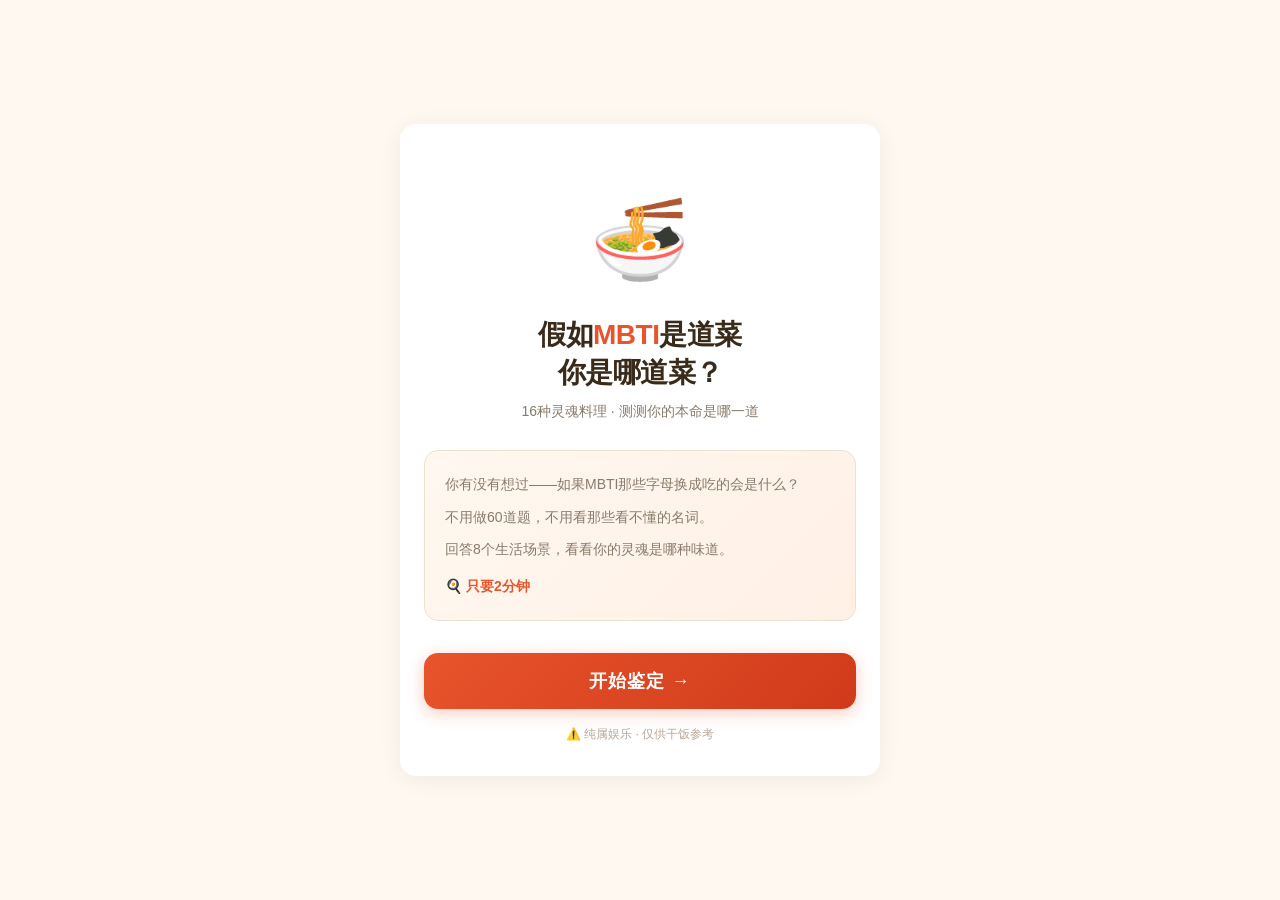
<file: index.html>
﻿<!DOCTYPE html>
<html lang="zh-CN">
<head>
<meta charset="UTF-8">
<meta name="viewport" content="width=device-width, initial-scale=1.0, maximum-scale=1.0, user-scalable=no">
<title>假如MBTI是道菜 · 你是哪道菜？</title>
<style>
  *,*::before,*::after{box-sizing:border-box;margin:0;padding:0}
  :root{--bg:#FFF8F0;--surface:#FFFFFF;--primary:#E8542C;--text:#3A2A1A;--text-light:#8A7A6A;--text-muted:#B8A898;--border:#F0E8DC;--radius:16px;--shadow:0 4px 24px rgba(0,0,0,0.06);--font:-apple-system,"PingFang SC","Microsoft YaHei","Helvetica Neue",sans-serif}
  html,body{height:100%;font-family:var(--font);background:var(--bg);color:var(--text);line-height:1.6;-webkit-font-smoothing:antialiased}
  body{display:flex;align-items:center;justify-content:center;padding:16px}
  .container{width:100%;max-width:480px;min-height:560px;background:var(--surface);border-radius:var(--radius);box-shadow:var(--shadow);padding:32px 24px;position:relative;overflow:hidden}
  .page{display:none}
  .page.active{display:block}
  @keyframes fadeUp{from{opacity:0;transform:translateY(18px)}to{opacity:1;transform:translateY(0)}}
  @keyframes scaleIn{from{opacity:0;transform:scale(0.8)}to{opacity:1;transform:scale(1)}}
  @keyframes bounce{0%,100%{transform:translateY(0)}50%{transform:translateY(-10px)}}
  .landing{text-align:center;padding-top:20px;animation:fadeUp 0.5s ease-out}
  .landing .hero-emoji{font-size:80px;display:block;margin-bottom:12px;animation:bounce 2.5s ease-in-out infinite}
  .landing h1{font-size:28px;font-weight:800;line-height:1.35;margin-bottom:8px;letter-spacing:-0.5px}
  .landing h1 .hl{color:var(--primary)}
  .landing .sub{font-size:14px;color:var(--text-light);margin-bottom:28px}
  .landing .intro-box{font-size:14px;color:var(--text-light);line-height:1.9;background:linear-gradient(135deg,#FFF8F0,#FFF0E6);border-radius:14px;padding:20px;margin-bottom:32px;text-align:left;border:1px solid #F0E0D0}
  .landing .intro-box p+p{margin-top:6px}
  .landing .intro-box p:last-child{margin-top:10px;font-weight:600;color:var(--primary)}
  .landing .btn-start{display:block;width:100%;padding:16px;font-size:18px;font-weight:700;background:linear-gradient(135deg,var(--primary),#D03A1A);color:#fff;border:none;border-radius:14px;cursor:pointer;transition:transform 0.15s;box-shadow:0 4px 16px rgba(232,84,44,0.3);letter-spacing:1px}
  .landing .btn-start:active{transform:scale(0.97)}
  .landing .footer-note{margin-top:16px;font-size:12px;color:var(--text-muted)}
  .quiz{animation:fadeUp 0.35s ease-out}
  .quiz-header{display:flex;align-items:center;gap:12px;margin-bottom:28px}
  .quiz-header .counter{font-size:13px;font-weight:600;color:var(--text-muted);white-space:nowrap;min-width:42px}
  .quiz-header .progress-track{flex:1;height:6px;background:var(--border);border-radius:3px;overflow:hidden}
  .quiz-header .progress-fill{height:100%;background:linear-gradient(90deg,var(--primary),#F5A623);border-radius:3px;transition:width 0.4s ease}
  .quiz-question{font-size:19px;font-weight:700;line-height:1.5;margin-bottom:28px;color:var(--text)}
  .quiz-options{display:flex;flex-direction:column;gap:12px}
  .quiz-options button{width:100%;padding:18px 16px;font-size:15px;text-align:left;line-height:1.5;background:#FFFCF8;border:2px solid var(--border);border-radius:14px;cursor:pointer;transition:all 0.2s}
  .quiz-options button:hover{border-color:var(--primary);background:#FFF4ED;transform:translateY(-1px)}
  .quiz-options button .opt-label{display:inline-flex;align-items:center;justify-content:center;width:26px;height:26px;font-size:13px;font-weight:700;color:var(--primary);background:#FFE8E0;border-radius:50%;margin-right:12px;flex-shrink:0}
  .result{animation:fadeUp 0.5s ease-out}
  .result-hero{text-align:center;padding:24px 0 16px;position:relative;border-radius:20px;margin-bottom:20px;overflow:hidden}
  .result-hero .bg-pattern{position:absolute;inset:0;opacity:0.08;background:repeating-conic-gradient(var(--accent) 0% 25%,transparent 0% 50%) 0 0 / 40px 40px;pointer-events:none}
  .result-hero .emoji-ring{position:relative;display:inline-flex;align-items:center;justify-content:center;width:140px;height:140px;border-radius:50%;background:linear-gradient(135deg,var(--accent-light,#FFF0E6),var(--surface));box-shadow:0 8px 40px rgba(0,0,0,0.08),inset 0 -2px 10px rgba(0,0,0,0.04);margin-bottom:10px;animation:scaleIn 0.6s ease-out}
  .result-hero .emoji-ring .food-emoji{font-size:72px;line-height:1;filter:drop-shadow(0 4px 8px rgba(0,0,0,0.1))}
  .result-hero .food-name{font-size:32px;font-weight:800;letter-spacing:2px;position:relative;display:inline-block}
  .result-hero .food-name::after{content:"";display:block;width:60%;height:3px;background:linear-gradient(90deg,transparent,var(--accent),transparent);margin:6px auto 0;border-radius:2px}
  .result-hero .food-tag{display:inline-block;margin-top:8px;padding:4px 16px;background:var(--accent-bg,#FFF4ED);color:var(--accent,#E8542C);font-size:12px;font-weight:600;border-radius:20px}
  .result-desc{background:#FFFCF8;border-radius:16px;padding:20px;border:1px solid var(--border);margin-bottom:20px}
  .result-desc p{font-size:15px;line-height:1.85;color:var(--text)}
  .result-desc p+p{margin-top:14px}
  .result-share-box{background:linear-gradient(135deg,var(--accent-bg,#FFF8F0),#FFF0E6);border-radius:14px;padding:16px;margin-bottom:20px;border:1px solid var(--border)}
  .result-share-box .share-label{font-size:12px;color:var(--text-muted);margin-bottom:8px}
  .result-share-box .share-text{font-size:14px;line-height:1.7;color:var(--text);padding:14px;background:#fff;border-radius:10px;border:1px dashed var(--accent,#F5A623)}
  .result-actions{display:flex;flex-direction:column;gap:10px}
  .result-actions button{width:100%;padding:15px;font-size:15px;font-weight:600;border:none;border-radius:12px;cursor:pointer;transition:transform 0.12s;letter-spacing:0.5px}
  .result-actions button:active{transform:scale(0.97)}
  .result-actions .btn-copy{background:linear-gradient(135deg,var(--primary),#D03A1A);color:#fff;box-shadow:0 3px 12px rgba(232,84,44,0.25)}
  .result-actions .btn-share{background:var(--accent,#F5A623);color:#fff;box-shadow:0 3px 12px rgba(245,166,35,0.25)}
  .result-actions .btn-retake{background:var(--border);color:var(--text)}
  .toast{position:fixed;top:50%;left:50%;transform:translate(-50%,-50%);background:rgba(0,0,0,0.78);color:#fff;padding:14px 28px;border-radius:10px;font-size:14px;z-index:999;animation:fadeUp 0.3s ease-out;pointer-events:none}
  @media (max-width:420px){.container{padding:24px 16px}.landing h1{font-size:24px}.result-hero .emoji-ring{width:120px;height:120px}.result-hero .emoji-ring .food-emoji{font-size:60px}.result-hero .food-name{font-size:26px}}
</style>
</head>
<body>
<div class="container" id="app">

<div class="page active" id="page-landing">
  <div class="landing">
    <span class="hero-emoji">🍜</span>
    <h1>假如<span class="hl">MBTI</span>是道菜<br>你是哪道菜？</h1>
    <p class="sub">16种灵魂料理 · 测测你的本命是哪一道</p>
    <div class="intro-box">
      <p>你有没有想过——如果MBTI那些字母换成吃的会是什么？</p>
      <p>不用做60道题，不用看那些看不懂的名词。</p>
      <p>回答8个生活场景，看看你的灵魂是哪种味道。</p>
      <p>🍳 只要2分钟</p>
    </div>
    <button class="btn-start" onclick="startQuiz()">开始鉴定 →</button>
    <p class="footer-note">⚠️ 纯属娱乐 · 仅供干饭参考</p>
  </div>
</div>

<div class="page" id="page-quiz">
  <div class="quiz">
    <div class="quiz-header">
      <span class="counter" id="qCounter">1/8</span>
      <div class="progress-track"><div class="progress-fill" id="qProgress" style="width:12.5%"></div></div>
    </div>
    <div class="quiz-question" id="qText"></div>
    <div class="quiz-options" id="qOptions"></div>
  </div>
</div>

<div class="page" id="page-result">
  <div class="result">
    <div class="result-hero" id="resultHero">
      <div class="bg-pattern"></div>
      <div class="emoji-ring"><span class="food-emoji" id="rEmoji"></span></div>
      <div class="food-name" id="rName"></div>
      <div class="food-tag" id="rTag">✨ 灵魂料理鉴定</div>
    </div>
    <div class="result-desc" id="rDesc"></div>
    <div class="result-share-box">
      <div class="share-label">📢 发朋友圈 / B站动态</div>
      <div class="share-text" id="rShare"></div>
    </div>
    <div class="result-actions">
      <button class="btn-copy" onclick="copyResult()">📋 复制结果</button>
      <button class="btn-share" onclick="shareResult()">🔗 让朋友也测测</button>
      <button class="btn-retake" onclick="resetQuiz()">🔄 再来一次</button>
    </div>
  </div>
</div>

</div>

<script>
function _(id){return document.getElementById(id)}

function showPage(id){
  var pages=document.querySelectorAll(".page");
  for(var i=0;i<pages.length;i++){pages[i].classList.remove("active")}
  _(id).classList.add("active")
}

var FOODS={};
var qs=[
  ["朋友跟你吐槽同一件事第三遍了，你会？","继续耐心听，朋友不就是用来听的嘛","Q","“这个问题我跟你说过了吧！听我的，现在就去解决”","H"],
  ["遇到不公平的事，你的第一反应是？","心里不舒服，但先忍忍，看情况再说","Q","不能忍，当场就要说清楚","H"],
  ["出去旅游你更接近哪种状态？","提前做攻略精确到每小时，连餐厅都订好了","M","订个机票酒店就够了，剩下的到了再说","B"],
  ["看到一件心动但不便宜的东西，你会？","先收藏，查测评，等冷静期过了再决定","M","喜欢就买，犹豫就会败北","B"],
  ["连续社交三天后，你的真实状态是？","电量耗尽，需要一个人待一天回血","D","还好啊，明天继续约","Y"],
  ["一个人的周末，你更可能？","享受得要死——这就是我最想要的周末","D","有点无聊，想找人出来玩","Y"],
  ["去一家去了无数次的店，你通常会？","点老几样，稳定的美味才是王道","J","试没吃过的，万一发现新大陆呢","L"],
  ["你的歌单/外卖收藏夹更像？","就那么几首/几家，反复听反复吃","J","一直在更新，新的来了旧的就走","L"]
];

var qIdx=0;
var sc={Q:0,H:0,M:0,B:0,D:0,Y:0,J:0,L:0};

function startQuiz(){
  qIdx=0;
  sc={Q:0,H:0,M:0,B:0,D:0,Y:0,J:0,L:0};
  showPage("page-quiz");
  renderQ()
}

function renderQ(){
  var q=qs[qIdx];
  _("qText").textContent=q[0];
  _("qCounter").textContent=(qIdx+1)+"/8";
  _("qProgress").style.width=((qIdx+1)/8*100)+"%";
  _("qOptions").innerHTML=
    '<button onclick="ans('+qIdx+',0)"><span class="opt-label">A</span>'+q[1]+'</button>'+
    '<button onclick="ans('+qIdx+',1)"><span class="opt-label">B</span>'+q[3]+'</button>'
}

function ans(i,opt){
  sc[qs[i][2+opt*2]]++;
  qIdx++;
  if(qIdx>=8){showResult()}else{renderQ()}
}

function showResult(){
  function pick(a,b){return sc[a]>sc[b]?a:(sc[a]<sc[b]?b:(Math.random()<0.5?a:b))}
  var key=pick("Q","H")+pick("M","B")+pick("D","Y")+pick("J","L");
  var food=FOODS[key];
  _("rEmoji").textContent=food[0];
  _("rName").textContent=food[1];
  var desc=food[2].split("<br>"),dh="";
  for(var i=0;i<desc.length;i++){dh+="<p>"+desc[i]+"</p>"}
  _("rDesc").innerHTML=dh;
  _("rShare").textContent=food[3];
  var hero=document.getElementById("resultHero");
  hero.style.setProperty("--accent",food[4]);
  hero.style.setProperty("--accent-light",food[4]+"1A");
  hero.style.setProperty("--accent-bg",food[4]+"1A");
  showPage("page-result")
}

function copyToClip(t){
  if(navigator.clipboard){navigator.clipboard.writeText(t).then(function(){toast("✅ 已复制！")});return}
  var ta=document.createElement("textarea");ta.value=t;ta.style.position="fixed";ta.style.left="-999px";
  document.body.appendChild(ta);ta.select();
  try{document.execCommand("copy")}catch(e){}
  document.body.removeChild(ta);toast("✅ 已复制！")
}
function copyResult(){
  var name=_("rName").textContent,share=_("rShare").textContent,url=location.href;
  copyToClip("【假如MBTI是道菜·我是"+name+"】\n"+share+"\n\n来测测你是哪道菜 👉 "+url)
}
function shareResult(){
  copyToClip(location.href)
}
function resetQuiz(){startQuiz()}
function toast(m){
  var el=document.createElement("div");el.className="toast";el.textContent=m;
  document.body.appendChild(el);setTimeout(function(){el.remove()},1800)
}

FOODS={
  "QMDJ":["🍢","关东煮","你是深夜便利店那盏永远亮着的灯——温暖、安静、不张扬。<br>你不太喜欢成为人群的焦点，但你总能在别人需要的时候给出恰到好处的陪伴。你的温柔不是软弱，而是一种选择。<br>你对自己认定的事情很有耐心，不急不躁，像关东煮在汤里慢慢入味。你不喜欢频繁的改变，熟悉的东西让你安心。<br>很多人第一眼觉得你平平无奇，但真正了解你的人知道——你才是最让人舒服的那种存在。","我是关东煮人格🍢 温柔慢热说的就是我本人","#D4895A"],
  "QMDL":["🍰","提拉米苏","看起来简简单单，实则层层叠叠——你是那种第一印象和深交后完全不同的人。<br>你喜欢在自己的节奏里探索世界，看起来安安静静，心里其实装满了奇奇怪怪的想法。你不喜欢被人看透，因为你知道自己有很多面。<br>你对新鲜事物充满好奇，但不会为了合群而改变自己。你有自己的一套审美和品味，喜欢的就深入研究，不喜欢的就算全世界都说好你也懒得看一眼。<br>你这种人，需要一个懂你的人慢慢挖，越挖越有味道。","破防了，提拉米苏人格🍰 表面精致内心戏很多","#A0522D"],
  "QMYJ":["🥘","寿喜烧","甜甜的，暖暖的——你有一种让身边的人不自觉放松下来的气场。<br>你很在意和在乎的人一起度过的时光。对你来说，重要的不是吃什么，而是和谁一起吃。你愿意为在乎的人花时间花心思，是朋友圈里那种“有你在就很安心”的存在。<br>你不喜欢冲突和争吵，遇到矛盾更倾向于退一步。但这不代表你没有原则——在你心里，关系比胜负重要。<br>你是那种老朋友一提起就会说“TA啊，人特别好”的类型。","寿喜烧人格🥘 对在乎的人恨不得把最好的都给你","#D4735E"],
  "QMYL":["🦐","冬阴功","看起来清清淡淡，喝一口才知道有多带劲——你就是这种让人惊喜的存在。<br>你不喜欢第一眼就交底，而是让人慢慢发现你的有趣。人群中你不算最显眼，但你总能在关键时刻冒出一句让人记住的话。<br>你既有耐心倾听别人，又有自己的鲜明态度。你不轻易发火，但该站出来的时刻从不退缩。你的包容不是软弱，是你主动选择的理解。<br>你是那种“可以跟很多人聊得来，但真正走进内心的只有一小撮”的人。","冬阴功人格🦐 都说我好说话？那是你没踩到我底线","#D4A017"],
  "QBDJ":["🍛","咖喱饭","一个人也能把日子过好——你是那种让人羡慕的独立选手。<br>你温柔但不黏人，体贴但有边界。你知道怎么照顾自己，也知道怎么拒绝别人。你不害怕独处，甚至很享受——因为独处的时候你才能好好充电。<br>你做事情干脆利落，不拖泥带水。想好的事就会去做，不会在纠结上浪费时间。你在工作和生活之间有一条清晰的线，不喜欢被人打乱节奏。<br>喜欢你的人会说你是“外柔内刚”的典范——看着温柔，其实比谁都坚定。","咖喱饭人格🍛 治愈系天花板，但别碰我的边界","#C2922A"],
  "QBDL":["🥭","芒果糯米饭","甜甜蜜蜜，一个人也能把日子过成旅行——你就是那种自带阳光感的人。<br>你很懂得如何让自己开心，也知道怎么取悦自己。你喜欢尝试新东西，但你不随大流——你是那种“我觉得有意思才去试”而不是“大家都在试所以我也要”的人。<br>你独立但不孤僻，温柔但有主见。你不会为了迎合别人而委屈自己，也不会因为别人的评价而打乱自己的节奏。<br>跟你相处很轻松——你不粘人，不索取，但你给出的关心又很真诚。","芒果糯米饭人格🥭 我一个人也可以过得很好谢谢","#F5A623"],
  "QBYJ":["🥥","椰子鸡","清甜不腻，和谁都能处得来——你就是朋友圈里那个“万金油”般的存在。<br>你有一种让不同圈子的人都能跟你玩到一起的魔力。你不挑人，不挑场合，什么局都能接住。你的社交不是刻意为之，而是发自内心地觉得“跟人聊天挺有意思的”。<br>你做事利索，不磨叽。约你出来玩你不会犹豫半天，说走就走。你的朋友都知道，找你不用提前三天约。<br>你是那种“新朋友会喜欢、老朋友会依赖”的类型——舒服，又不费力。","椰子鸡人格🥥 朋友圈粘合剂，说的就是我","#6BAA6B"],
  "QBYL":["🍲","部队锅","什么都能往锅里加，你的社交圈就是这么包容——你是那种什么话题都能接住的神人。<br>你跟谁都能聊两句，从八卦到科技到人生哲学，你都有自己的看法。你不排斥新鲜事物，甚至主动去接触不同的圈子和文化。<br>你做事节奏快，想到什么就去做，执行力很强。你跟朋友相处也很大方，不斤斤计较，但也很有分寸——不会让人觉得越界。<br>跟你做朋友很赚——你有趣、包容、什么都懂一点，还不会judge别人。","部队锅人格🍲 跟我做朋友很赚，什么话题我都接得住","#D45A4A"],
  "HMDJ":["🍜","螺蛳粉","爱者爱死，恨者恨死——你就是这种“我行我素”的代言人。<br>你从不为了讨好别人而改变自己。你有非常鲜明的品味和偏好，而且你不怕被人议论。你的朋友圈可能不大，但留下来的都是真正懂你的人。<br>你看起来很硬的壳子底下，其实有一颗非常长情的心。你对自己认可的人或事极度忠诚，一旦认定了就很难改变。<br>你不喜欢随大流，不追网红店不凑热闹。你有自己的节奏和原则，外界的声音很难动摇你。","螺蛳粉人格🍜 我不在乎所有人喜不喜欢我","#8B2500"],
  "HMDL":["🌶️","冒菜","一个人的狂欢，想加什么加什么——你是那种“一个人也活得精彩”的独行侠。<br>你不怕一个人吃饭、一个人看电影、一个人旅行。你甚至很享受——因为没有人的节奏比你自己的节奏更舒服。<br>你内心其实很有料，不是那种表面热闹内心空虚的人。你对自己喜欢的事物愿意花时间去钻研，而且很有自己的想法。<br>你的朋友不多，但个个都是精品。你不喜欢无效社交，宁可不说话也不想尬聊。但只要聊到你感兴趣的话题，你可以说三天三夜。","冒菜人格🌶️ 一个人也能吃出满汉全席的感觉","#D42A20"],
  "HMYJ":["🫕","火锅","没有一顿火锅解决不了的事——你就是那种豪爽又靠谱的人。<br>你是朋友圈里的核心人物。不管什么局，有你在就不会冷场。你热情、大方、讲义气，朋友有难你第一个站出来。<br>你虽然喜欢热闹，但你不浮躁。你做事情有自己的节奏和章法，不是那种毛毛躁躁的人。你知道什么时候该闹、什么时候该认真。<br>你的包容力很强，可以跟各种性格的人相处。但你也很有自己的脾气——不惹你的时候什么都好说，踩到底线你看不到明天的太阳。","火锅人格🫕 朋友局没我不行，我就是那个攒局的人","#C62828"],
  "HMYL":["🥩","烤肉","我负责烤你负责吃——跟着我不会让你饿着。<br>你是那种“会照顾人但又不啰嗦”的存在。你有一种天然的号召力，不是靠命令，而是靠那股“靠谱”的气场。大家都愿意把决定权交给你。<br>你喜欢尝试新鲜的东西，但你也很在意和你一起的人的感受。你不是那种只顾自己爽的人——你会把每个人都照顾到。<br>你有自己的品味和坚持，但你不会强加给别人。你享受在人群中散发能量的感觉，但你也不是离了人就不行。","烤肉人格🥩 跟我在一块你只管张嘴，剩下的交给我","#795548"],
  "HBDJ":["🥘","麻辣烫","自己选的菜自己吃完——你的人生你做主，干脆利落不磨叽。<br>你是一个非常高效的人。做决定快、行动快、翻篇也快。你不喜欢浪费时间在纠结和犹豫上。对你来说“先试试再说”比“万一失败了怎么办”更符合你的人生态度。<br>你独立自主，不喜欢被人管着。你有自己的一套做事方式，而且通常很靠谱。你不需要别人来告诉你该怎么做。<br>你看起来好像很急很冲，但其实你内心很有数。你不是冲动，你是想清楚了就马上去做。","麻辣烫人格🥘 干脆利落不磨叽，不喜欢等","#BF360C"],
  "HBDL":["🍗","炸鸡","快乐不需要理由——如果需要一个，那就是炸鸡。你是那种快乐至上的乐天派。<br>你的人生信条很简单：开心就好。你不太喜欢把简单的事情搞复杂，也不喜欢过度思考。你相信直觉，想到就去做。<br>你看起来很随性，其实你很有自己的判断力。你不是没有烦恼，而是你选择用轻松的方式去面对。你的快乐是一种能力，不是没心没肺。<br>跟你在一起的人都会被你那股“没什么大不了”的气场感染——你是那种自带快乐因子的人。","炸鸡人格🍗 快乐就完事了，想那么多干嘛","#E8A020"],
  "HBYJ":["🐟","酸菜鱼","一上桌就是主角——没有人能拒绝一场酸爽开场。你就是那种自带光环的人。<br>你在人群中不需要刻意表现，就能成为焦点。你有自己的风格和态度，而且你不怕被人注意到。你享受被关注的感觉，也配得上这种关注。<br>你做事情雷厉风行，不拖泥带水。你有一种“我说了算”的气场，但不是让人不舒服的那种——你会带着大家一起往前走。<br>你看起来好像很强硬，其实你非常讲义气。对自己人，你掏心掏肺。","酸菜鱼人格🐟 别惹我，我酸起来自己都怕😂","#43A047"],
  "HBYL":["🦞","小龙虾","放下手机，用手吃饭——有我在的局就不会冷场。你是当之无愧的社交之王。<br>你是那种自带气氛组属性的人。只要有你在，再无聊的局也能热起来。你不怕生，自来熟，而且你是真心喜欢跟人打交道的。<br>你热爱一切新鲜有趣的东西，而且是第一批去尝试的人。你讨厌无聊、讨厌重复、讨厌一成不变。你的生活信条是“活着就要折腾”。<br>你最大的魅力是你不在乎别人怎么看你——做自己，而且做得很开心。这种松弛感让所有人都想靠近你。","小龙虾人格🦞 社交天花板，有我在的局不会冷场","#E04040"]
};
</script>
</body>
</html>
</file>
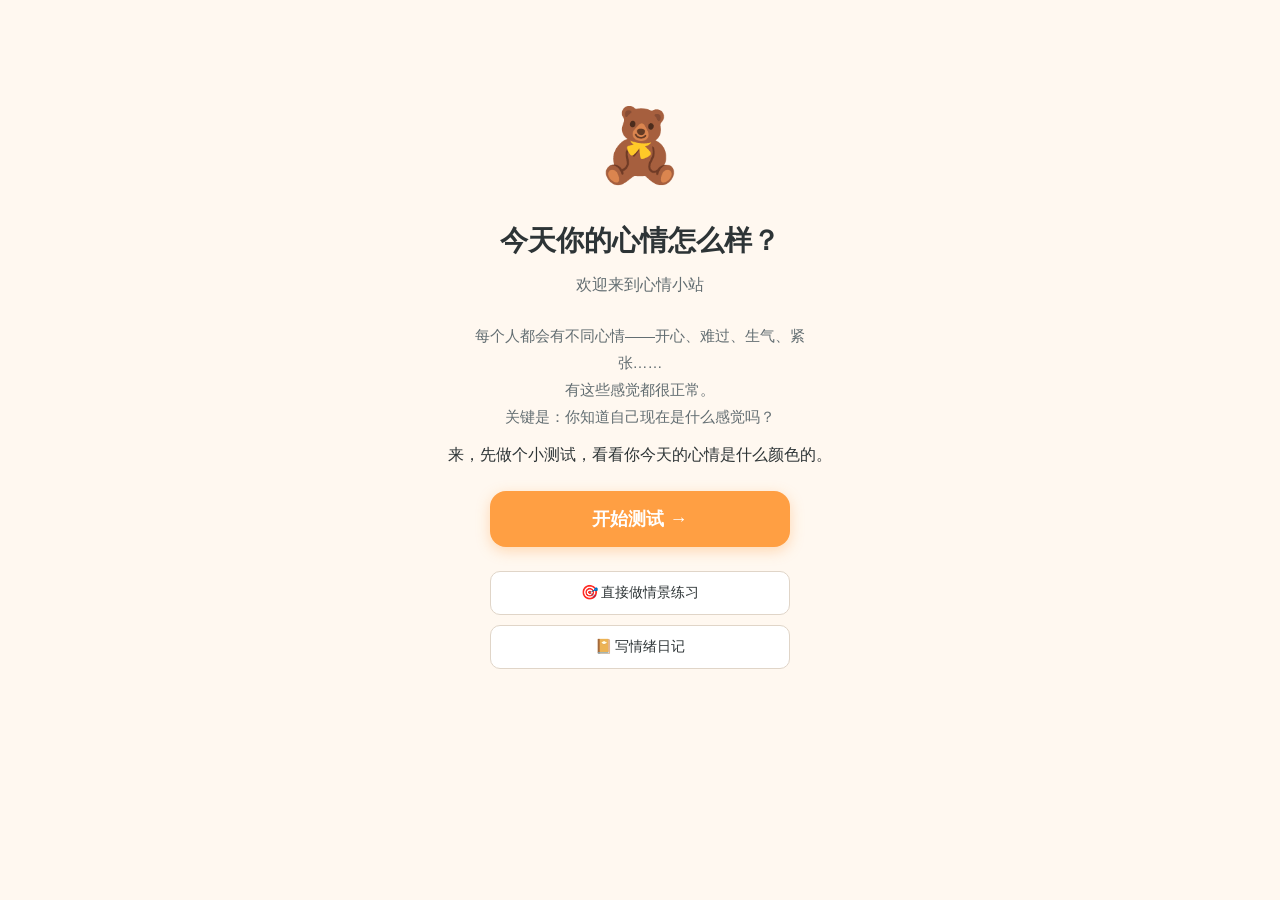
<file: Raw/03-副业/02-AI副业探索/1-AI情绪管理网页工具/index.html>
<!DOCTYPE html>
<html lang="zh-CN">
<head>
<meta charset="UTF-8">
<meta name="viewport" content="width=device-width, initial-scale=1.0, maximum-scale=1.0, user-scalable=no">
<title>心情小站 - 你的情绪管理小工具</title>
<link rel="stylesheet" href="style.css">
</head>
<body>

<div id="app">
  <!-- ========== 首页 ========== -->
  <div id="page-home" class="page active">
    <div class="home-content">
      <div class="home-emoji">🧸</div>
      <h1 class="home-title">今天你的心情怎么样？</h1>
      <p class="home-subtitle">欢迎来到心情小站</p>
      <p class="home-desc">每个人都会有不同心情——开心、难过、生气、紧张……<br>有这些感觉都很正常。<br>关键是：你知道自己现在是什么感觉吗？</p>
      <p class="home-prompt">来，先做个小测试，看看你今天的心情是什么颜色的。</p>
      <button class="btn btn-primary" onclick="goToQuestionnaire()">开始测试 →</button>
      <div class="home-quick-links">
        <button class="btn btn-outline" onclick="goToScenarios()">🎯 直接做情景练习</button>
        <button class="btn btn-outline" onclick="goToDiary()">📔 写情绪日记</button>
      </div>
    </div>
  </div>

  <!-- ========== 问卷页 ========== -->
  <div id="page-questionnaire" class="page">
    <div class="page-header">
      <button class="btn-back" onclick="goHome()">← 返回</button>
      <span class="page-title">情绪小测试</span>
    </div>
    <div class="progress-bar">
      <div class="progress-fill" id="progressFill"></div>
    </div>
    <div id="questionContainer" class="question-container"></div>
  </div>

  <!-- ========== 结果页 ========== -->
  <div id="page-results" class="page">
    <div class="page-header">
      <button class="btn-back" onclick="goHome()">← 返回</button>
      <span class="page-title">你的心情报告</span>
    </div>
    <div id="resultsContent" class="results-container"></div>
  </div>

  <!-- ========== 情景练习列表页 ========== -->
  <div id="page-scenarios" class="page">
    <div class="page-header">
      <button class="btn-back" onclick="goHome()">← 返回</button>
      <span class="page-title">情景练习</span>
    </div>
    <div class="scenarios-list" id="scenariosList"></div>
  </div>

  <!-- ========== 单个情景练习页 ========== -->
  <div id="page-scenario-detail" class="page">
    <div class="page-header">
      <button class="btn-back" onclick="goToScenarios()">← 返回</button>
      <span class="page-title" id="scenarioDetailTitle">情景练习</span>
    </div>
    <div id="scenarioDetailContent" class="scenario-detail"></div>
  </div>

  <!-- ========== 情绪日记页 ========== -->
  <div id="page-diary" class="page">
    <div class="page-header">
      <button class="btn-back" onclick="goHome()">← 返回</button>
      <span class="page-title">心情日记</span>
    </div>
    <div id="diaryContent" class="diary-container"></div>
  </div>
</div>

<script src="script.js"></script>
</body>
</html>
</file>
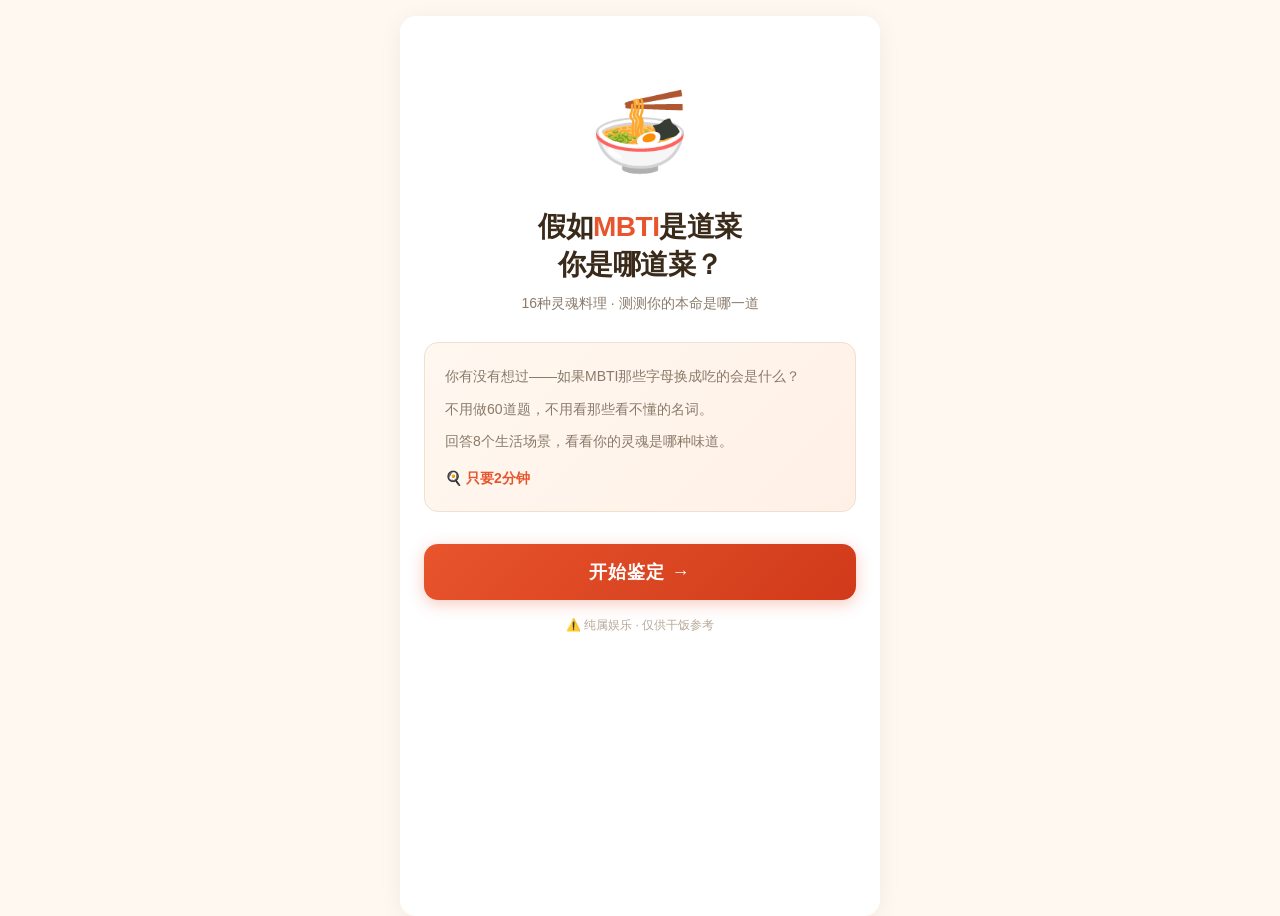
<file: Raw/03-副业/02-AI副业探索/2-测评网站/index.html>
﻿<!DOCTYPE html>
<html lang="zh-CN">
<head>
<meta charset="UTF-8">
<meta name="viewport" content="width=device-width, initial-scale=1.0, maximum-scale=1.0, user-scalable=no">
<title>假如MBTI是道菜 · 你是哪道菜？</title>
<style>
  *,*::before,*::after{box-sizing:border-box;margin:0;padding:0}
  :root{--bg:#FFF8F0;--surface:#FFFFFF;--primary:#E8542C;--text:#3A2A1A;--text-light:#8A7A6A;--text-muted:#B8A898;--border:#F0E8DC;--radius:16px;--shadow:0 4px 24px rgba(0,0,0,0.06);--font:-apple-system,"PingFang SC","Microsoft YaHei","Helvetica Neue",sans-serif}
  html,body{height:100%;font-family:var(--font);background:var(--bg);color:var(--text);line-height:1.6;-webkit-font-smoothing:antialiased}
  body{display:flex;align-items:flex-start;justify-content:center;padding:16px}
  .container{width:100%;max-width:480px;min-height:100vh;background:var(--surface);border-radius:var(--radius);box-shadow:var(--shadow);padding:32px 24px 60px;position:relative;overflow-y:auto}
  .page{display:none}
  .page.active{display:block}
  @keyframes fadeUp{from{opacity:0;transform:translateY(18px)}to{opacity:1;transform:translateY(0)}}
  @keyframes scaleIn{from{opacity:0;transform:scale(0.8)}to{opacity:1;transform:scale(1)}}
  @keyframes bounce{0%,100%{transform:translateY(0)}50%{transform:translateY(-10px)}}
  .landing{text-align:center;padding-top:20px;animation:fadeUp 0.5s ease-out}
  .landing .hero-emoji{font-size:80px;display:block;margin-bottom:12px;animation:bounce 2.5s ease-in-out infinite}
  .landing h1{font-size:28px;font-weight:800;line-height:1.35;margin-bottom:8px;letter-spacing:-0.5px}
  .landing h1 .hl{color:var(--primary)}
  .landing .sub{font-size:14px;color:var(--text-light);margin-bottom:28px}
  .landing .intro-box{font-size:14px;color:var(--text-light);line-height:1.9;background:linear-gradient(135deg,#FFF8F0,#FFF0E6);border-radius:14px;padding:20px;margin-bottom:32px;text-align:left;border:1px solid #F0E0D0}
  .landing .intro-box p+p{margin-top:6px}
  .landing .intro-box p:last-child{margin-top:10px;font-weight:600;color:var(--primary)}
  .landing .btn-start{display:block;width:100%;padding:16px;font-size:18px;font-weight:700;background:linear-gradient(135deg,var(--primary),#D03A1A);color:#fff;border:none;border-radius:14px;cursor:pointer;transition:transform 0.15s;box-shadow:0 4px 16px rgba(232,84,44,0.3);letter-spacing:1px}
  .landing .btn-start:active{transform:scale(0.97)}
  .landing .footer-note{margin-top:16px;font-size:12px;color:var(--text-muted)}
  .quiz{animation:fadeUp 0.35s ease-out}
  .quiz-header{display:flex;align-items:center;gap:12px;margin-bottom:28px}
  .quiz-header .counter{font-size:13px;font-weight:600;color:var(--text-muted);white-space:nowrap;min-width:42px}
  .quiz-header .progress-track{flex:1;height:6px;background:var(--border);border-radius:3px;overflow:hidden}
  .quiz-header .progress-fill{height:100%;background:linear-gradient(90deg,var(--primary),#F5A623);border-radius:3px;transition:width 0.4s ease}
  .quiz-question{font-size:19px;font-weight:700;line-height:1.5;margin-bottom:28px;color:var(--text)}
  .quiz-options{display:flex;flex-direction:column;gap:12px}
  .quiz-options button{width:100%;padding:18px 16px;font-size:15px;text-align:left;line-height:1.5;background:#FFFCF8;border:2px solid var(--border);border-radius:14px;cursor:pointer;transition:all 0.2s}
  .quiz-options button:hover{border-color:var(--primary);background:#FFF4ED;transform:translateY(-1px)}
  .quiz-options button .opt-label{display:inline-flex;align-items:center;justify-content:center;width:26px;height:26px;font-size:13px;font-weight:700;color:var(--primary);background:#FFE8E0;border-radius:50%;margin-right:12px;flex-shrink:0}
  .result{animation:fadeUp 0.5s ease-out}
  .result-hero{text-align:center;padding:24px 0 16px;position:relative;border-radius:20px;margin-bottom:20px;overflow:hidden}
  .result-hero .bg-pattern{position:absolute;inset:0;opacity:0.08;background:repeating-conic-gradient(var(--accent) 0% 25%,transparent 0% 50%) 0 0 / 40px 40px;pointer-events:none}
  .result-hero .emoji-ring{position:relative;display:inline-flex;align-items:center;justify-content:center;width:140px;height:140px;border-radius:50%;background:linear-gradient(135deg,var(--accent-light,#FFF0E6),var(--surface));box-shadow:0 8px 40px rgba(0,0,0,0.08),inset 0 -2px 10px rgba(0,0,0,0.04);margin-bottom:10px;animation:scaleIn 0.6s ease-out}
  .result-hero .emoji-ring .food-emoji{font-size:72px;line-height:1;filter:drop-shadow(0 4px 8px rgba(0,0,0,0.1))}
  .result-hero .food-name{font-size:32px;font-weight:800;letter-spacing:2px;position:relative;display:inline-block}
  .result-hero .food-name::after{content:"";display:block;width:60%;height:3px;background:linear-gradient(90deg,transparent,var(--accent),transparent);margin:6px auto 0;border-radius:2px}
  .result-hero .food-tag{display:inline-block;margin-top:8px;padding:4px 16px;background:var(--accent-bg,#FFF4ED);color:var(--accent,#E8542C);font-size:12px;font-weight:600;border-radius:20px}
  .result-desc{background:#FFFCF8;border-radius:16px;padding:20px;border:1px solid var(--border);margin-bottom:20px}
  .result-desc p{font-size:15px;line-height:1.85;color:var(--text)}
  .result-desc p+p{margin-top:14px}
  .result-share-box{background:linear-gradient(135deg,var(--accent-bg,#FFF8F0),#FFF0E6);border-radius:14px;padding:16px;margin-bottom:20px;border:1px solid var(--border)}
  .result-share-box .share-label{font-size:12px;color:var(--text-muted);margin-bottom:8px}
  .result-share-box .share-text{font-size:14px;line-height:1.7;color:var(--text);padding:14px;background:#fff;border-radius:10px;border:1px dashed var(--accent,#F5A623)}
  .result-actions{display:flex;flex-direction:column;gap:10px}
  .result-actions button{width:100%;padding:15px;font-size:15px;font-weight:600;border:none;border-radius:12px;cursor:pointer;transition:transform 0.12s;letter-spacing:0.5px}
  .result-actions button:active{transform:scale(0.97)}
  .result-actions .btn-copy{background:linear-gradient(135deg,var(--primary),#D03A1A);color:#fff;box-shadow:0 3px 12px rgba(232,84,44,0.25)}
  .result-actions .btn-share{background:var(--accent,#F5A623);color:#fff;box-shadow:0 3px 12px rgba(245,166,35,0.25)}
  .result-actions .btn-retake{background:var(--border);color:var(--text)}
  .toast{position:fixed;top:50%;left:50%;transform:translate(-50%,-50%);background:rgba(0,0,0,0.78);color:#fff;padding:14px 28px;border-radius:10px;font-size:14px;z-index:999;animation:fadeUp 0.3s ease-out;pointer-events:none}
  @media (max-width:420px){.container{padding:24px 16px}.landing h1{font-size:24px}.result-hero .emoji-ring{width:120px;height:120px}.result-hero .emoji-ring .food-emoji{font-size:60px}.result-hero .food-name{font-size:26px}}
</style>
</head>
<body>
<div class="container" id="app">

<div class="page active" id="page-landing">
  <div class="landing">
    <span class="hero-emoji">🍜</span>
    <h1>假如<span class="hl">MBTI</span>是道菜<br>你是哪道菜？</h1>
    <p class="sub">16种灵魂料理 · 测测你的本命是哪一道</p>
    <div class="intro-box">
      <p>你有没有想过——如果MBTI那些字母换成吃的会是什么？</p>
      <p>不用做60道题，不用看那些看不懂的名词。</p>
      <p>回答8个生活场景，看看你的灵魂是哪种味道。</p>
      <p>🍳 只要2分钟</p>
    </div>
    <button class="btn-start" onclick="startQuiz()">开始鉴定 →</button>
    <p class="footer-note">⚠️ 纯属娱乐 · 仅供干饭参考</p>
  </div>
</div>

<div class="page" id="page-quiz">
  <div class="quiz">
    <div class="quiz-header">
      <span class="counter" id="qCounter">1/8</span>
      <div class="progress-track"><div class="progress-fill" id="qProgress" style="width:12.5%"></div></div>
    </div>
    <div class="quiz-question" id="qText"></div>
    <div class="quiz-options" id="qOptions"></div>
  </div>
</div>

<div class="page" id="page-result">
  <div class="result">
    <div class="result-hero" id="resultHero">
      <div class="bg-pattern"></div>
      <div class="emoji-ring"><span class="food-emoji" id="rEmoji"></span></div>
      <div class="food-name" id="rName"></div>
      <div class="food-tag" id="rTag">✨ 灵魂料理鉴定</div>
    </div>
    <div class="result-desc" id="rDesc"></div>
    <div class="result-share-box">
      <div class="share-label">📢 分享</div>
      <div class="share-text" id="rShare"></div>
    </div>
    <div class="result-actions">
      <button class="btn-copy" onclick="copyResult()">📋 复制结果</button>
      <button class="btn-share" onclick="shareResult()">🔗 让朋友也测测</button>
      <button class="btn-retake" onclick="resetQuiz()">🔄 再来一次</button>
    </div>
  </div>
</div>

</div>

<script>
function _(id){return document.getElementById(id)}

function showPage(id){
  var pages=document.querySelectorAll(".page");
  for(var i=0;i<pages.length;i++){pages[i].classList.remove("active")}
  _(id).classList.add("active")
}

var FOODS={};
var qs=[
  ["朋友跟你吐槽同一件事第三遍了，你会？","继续耐心听，朋友不就是用来听的嘛","Q","“这个问题我跟你说过了吧！听我的，现在就去解决”","H"],
  ["遇到不公平的事，你的第一反应是？","心里不舒服，但先忍忍，看情况再说","Q","不能忍，当场就要说清楚","H"],
  ["出去旅游你更接近哪种状态？","提前做攻略精确到每小时，连餐厅都订好了","M","订个机票酒店就够了，剩下的到了再说","B"],
  ["看到一件心动但不便宜的东西，你会？","先收藏，查测评，等冷静期过了再决定","M","喜欢就买，犹豫就会败北","B"],
  ["连续社交三天后，你的真实状态是？","电量耗尽，需要一个人待一天回血","D","还好啊，明天继续约","Y"],
  ["一个人的周末，你更可能？","享受得要死——这就是我最想要的周末","D","有点无聊，想找人出来玩","Y"],
  ["去一家去了无数次的店，你通常会？","点老几样，稳定的美味才是王道","J","试没吃过的，万一发现新大陆呢","L"],
  ["你的歌单/外卖收藏夹更像？","就那么几首/几家，反复听反复吃","J","一直在更新，新的来了旧的就走","L"]
];

var qIdx=0;
var sc={Q:0,H:0,M:0,B:0,D:0,Y:0,J:0,L:0};

function startQuiz(){
  qIdx=0;
  sc={Q:0,H:0,M:0,B:0,D:0,Y:0,J:0,L:0};
  showPage("page-quiz");
  renderQ()
}

function renderQ(){
  var q=qs[qIdx];
  _("qText").textContent=q[0];
  _("qCounter").textContent=(qIdx+1)+"/8";
  _("qProgress").style.width=((qIdx+1)/8*100)+"%";
  _("qOptions").innerHTML=
    '<button onclick="ans('+qIdx+',0)"><span class="opt-label">A</span>'+q[1]+'</button>'+
    '<button onclick="ans('+qIdx+',1)"><span class="opt-label">B</span>'+q[3]+'</button>'
}

function ans(i,opt){
  sc[qs[i][2+opt*2]]++;
  qIdx++;
  if(qIdx>=8){showResult()}else{renderQ()}
}

function showResult(){
  function pick(a,b){return sc[a]>sc[b]?a:(sc[a]<sc[b]?b:(Math.random()<0.5?a:b))}
  var key=pick("Q","H")+pick("M","B")+pick("D","Y")+pick("J","L");
  var food=FOODS[key];
  _("rEmoji").textContent=food[0];
  _("rName").textContent=food[1];
  var desc=food[2].split("<br>"),dh="";
  for(var i=0;i<desc.length;i++){dh+="<p>"+desc[i]+"</p>"}
  _("rDesc").innerHTML=dh;
  _("rShare").textContent=food[3];
  var hero=document.getElementById("resultHero");
  hero.style.setProperty("--accent",food[4]);
  hero.style.setProperty("--accent-light",food[4]+"1A");
  hero.style.setProperty("--accent-bg",food[4]+"1A");
  showPage("page-result")
}

function copyToClip(t){
  if(navigator.clipboard){navigator.clipboard.writeText(t).then(function(){toast("✅ 已复制！")});return}
  var ta=document.createElement("textarea");ta.value=t;ta.style.position="fixed";ta.style.left="-999px";
  document.body.appendChild(ta);ta.select();
  try{document.execCommand("copy")}catch(e){}
  document.body.removeChild(ta);toast("✅ 已复制！")
}
function copyResult(){
  var name=_("rName").textContent,share=_("rShare").textContent,url=location.href;
  copyToClip("【假如MBTI是道菜·我是"+name+"】\n"+share+"\n\n来测测你是哪道菜 👉 "+url)
}
function shareResult(){
  copyToClip(location.href)
}
function resetQuiz(){startQuiz()}
function toast(m){
  var el=document.createElement("div");el.className="toast";el.textContent=m;
  document.body.appendChild(el);setTimeout(function(){el.remove()},1800)
}

FOODS={
  "QMDJ":["🍢","关东煮","你是深夜便利店那盏永远亮着的灯——温暖、安静、不张扬。<br>你不太喜欢成为人群的焦点，但你总能在别人需要的时候给出恰到好处的陪伴。你的温柔不是软弱，而是一种选择。<br>你对自己认定的事情很有耐心，不急不躁，像关东煮在汤里慢慢入味。你不喜欢频繁的改变，熟悉的东西让你安心。<br>很多人第一眼觉得你平平无奇，但真正了解你的人知道——你才是最让人舒服的那种存在。","我是关东煮人格🍢 温柔慢热说的就是我本人","#D4895A"],
  "QMDL":["🍰","提拉米苏","看起来简简单单，实则层层叠叠——你是那种第一印象和深交后完全不同的人。<br>你喜欢在自己的节奏里探索世界，看起来安安静静，心里其实装满了奇奇怪怪的想法。你不喜欢被人看透，因为你知道自己有很多面。<br>你对新鲜事物充满好奇，但不会为了合群而改变自己。你有自己的一套审美和品味，喜欢的就深入研究，不喜欢的就算全世界都说好你也懒得看一眼。<br>你这种人，需要一个懂你的人慢慢挖，越挖越有味道。","破防了，提拉米苏人格🍰 表面精致内心戏很多","#A0522D"],
  "QMYJ":["🥘","寿喜烧","甜甜的，暖暖的——你有一种让身边的人不自觉放松下来的气场。<br>你很在意和在乎的人一起度过的时光。对你来说，重要的不是吃什么，而是和谁一起吃。你愿意为在乎的人花时间花心思，是朋友圈里那种“有你在就很安心”的存在。<br>你不喜欢冲突和争吵，遇到矛盾更倾向于退一步。但这不代表你没有原则——在你心里，关系比胜负重要。<br>你是那种老朋友一提起就会说“TA啊，人特别好”的类型。","寿喜烧人格🥘 对在乎的人恨不得把最好的都给你","#D4735E"],
  "QMYL":["🦐","冬阴功","看起来清清淡淡，喝一口才知道有多带劲——你就是这种让人惊喜的存在。<br>你不喜欢第一眼就交底，而是让人慢慢发现你的有趣。人群中你不算最显眼，但你总能在关键时刻冒出一句让人记住的话。<br>你既有耐心倾听别人，又有自己的鲜明态度。你不轻易发火，但该站出来的时刻从不退缩。你的包容不是软弱，是你主动选择的理解。<br>你是那种“可以跟很多人聊得来，但真正走进内心的只有一小撮”的人。","冬阴功人格🦐 都说我好说话？那是你没踩到我底线","#D4A017"],
  "QBDJ":["🍛","咖喱饭","一个人也能把日子过好——你是那种让人羡慕的独立选手。<br>你温柔但不黏人，体贴但有边界。你知道怎么照顾自己，也知道怎么拒绝别人。你不害怕独处，甚至很享受——因为独处的时候你才能好好充电。<br>你做事情干脆利落，不拖泥带水。想好的事就会去做，不会在纠结上浪费时间。你在工作和生活之间有一条清晰的线，不喜欢被人打乱节奏。<br>喜欢你的人会说你是“外柔内刚”的典范——看着温柔，其实比谁都坚定。","咖喱饭人格🍛 治愈系天花板，但别碰我的边界","#C2922A"],
  "QBDL":["🥭","芒果糯米饭","甜甜蜜蜜，一个人也能把日子过成旅行——你就是那种自带阳光感的人。<br>你很懂得如何让自己开心，也知道怎么取悦自己。你喜欢尝试新东西，但你不随大流——你是那种“我觉得有意思才去试”而不是“大家都在试所以我也要”的人。<br>你独立但不孤僻，温柔但有主见。你不会为了迎合别人而委屈自己，也不会因为别人的评价而打乱自己的节奏。<br>跟你相处很轻松——你不粘人，不索取，但你给出的关心又很真诚。","芒果糯米饭人格🥭 我一个人也可以过得很好谢谢","#F5A623"],
  "QBYJ":["🥥","椰子鸡","清甜不腻，和谁都能处得来——你就是朋友圈里那个“万金油”般的存在。<br>你有一种让不同圈子的人都能跟你玩到一起的魔力。你不挑人，不挑场合，什么局都能接住。你的社交不是刻意为之，而是发自内心地觉得“跟人聊天挺有意思的”。<br>你做事利索，不磨叽。约你出来玩你不会犹豫半天，说走就走。你的朋友都知道，找你不用提前三天约。<br>你是那种“新朋友会喜欢、老朋友会依赖”的类型——舒服，又不费力。","椰子鸡人格🥥 朋友圈粘合剂，说的就是我","#6BAA6B"],
  "QBYL":["🍲","部队锅","什么都能往锅里加，你的社交圈就是这么包容——你是那种什么话题都能接住的神人。<br>你跟谁都能聊两句，从八卦到科技到人生哲学，你都有自己的看法。你不排斥新鲜事物，甚至主动去接触不同的圈子和文化。<br>你做事节奏快，想到什么就去做，执行力很强。你跟朋友相处也很大方，不斤斤计较，但也很有分寸——不会让人觉得越界。<br>跟你做朋友很赚——你有趣、包容、什么都懂一点，还不会judge别人。","部队锅人格🍲 跟我做朋友很赚，什么话题我都接得住","#D45A4A"],
  "HMDJ":["🍜","螺蛳粉","爱者爱死，恨者恨死——你就是这种“我行我素”的代言人。<br>你从不为了讨好别人而改变自己。你有非常鲜明的品味和偏好，而且你不怕被人议论。你的朋友圈可能不大，但留下来的都是真正懂你的人。<br>你看起来很硬的壳子底下，其实有一颗非常长情的心。你对自己认可的人或事极度忠诚，一旦认定了就很难改变。<br>你不喜欢随大流，不追网红店不凑热闹。你有自己的节奏和原则，外界的声音很难动摇你。","螺蛳粉人格🍜 我不在乎所有人喜不喜欢我","#8B2500"],
  "HMDL":["🌶️","冒菜","一个人的狂欢，想加什么加什么——你是那种“一个人也活得精彩”的独行侠。<br>你不怕一个人吃饭、一个人看电影、一个人旅行。你甚至很享受——因为没有人的节奏比你自己的节奏更舒服。<br>你内心其实很有料，不是那种表面热闹内心空虚的人。你对自己喜欢的事物愿意花时间去钻研，而且很有自己的想法。<br>你的朋友不多，但个个都是精品。你不喜欢无效社交，宁可不说话也不想尬聊。但只要聊到你感兴趣的话题，你可以说三天三夜。","冒菜人格🌶️ 一个人也能吃出满汉全席的感觉","#D42A20"],
  "HMYJ":["🫕","火锅","没有一顿火锅解决不了的事——你就是那种豪爽又靠谱的人。<br>你是朋友圈里的核心人物。不管什么局，有你在就不会冷场。你热情、大方、讲义气，朋友有难你第一个站出来。<br>你虽然喜欢热闹，但你不浮躁。你做事情有自己的节奏和章法，不是那种毛毛躁躁的人。你知道什么时候该闹、什么时候该认真。<br>你的包容力很强，可以跟各种性格的人相处。但你也很有自己的脾气——不惹你的时候什么都好说，踩到底线你看不到明天的太阳。","火锅人格🫕 朋友局没我不行，我就是那个攒局的人","#C62828"],
  "HMYL":["🥩","烤肉","我负责烤你负责吃——跟着我不会让你饿着。<br>你是那种“会照顾人但又不啰嗦”的存在。你有一种天然的号召力，不是靠命令，而是靠那股“靠谱”的气场。大家都愿意把决定权交给你。<br>你喜欢尝试新鲜的东西，但你也很在意和你一起的人的感受。你不是那种只顾自己爽的人——你会把每个人都照顾到。<br>你有自己的品味和坚持，但你不会强加给别人。你享受在人群中散发能量的感觉，但你也不是离了人就不行。","烤肉人格🥩 跟我在一块你只管张嘴，剩下的交给我","#795548"],
  "HBDJ":["🥘","麻辣烫","自己选的菜自己吃完——你的人生你做主，干脆利落不磨叽。<br>你是一个非常高效的人。做决定快、行动快、翻篇也快。你不喜欢浪费时间在纠结和犹豫上。对你来说“先试试再说”比“万一失败了怎么办”更符合你的人生态度。<br>你独立自主，不喜欢被人管着。你有自己的一套做事方式，而且通常很靠谱。你不需要别人来告诉你该怎么做。<br>你看起来好像很急很冲，但其实你内心很有数。你不是冲动，你是想清楚了就马上去做。","麻辣烫人格🥘 干脆利落不磨叽，不喜欢等","#BF360C"],
  "HBDL":["🍗","炸鸡","快乐不需要理由——如果需要一个，那就是炸鸡。你是那种快乐至上的乐天派。<br>你的人生信条很简单：开心就好。你不太喜欢把简单的事情搞复杂，也不喜欢过度思考。你相信直觉，想到就去做。<br>你看起来很随性，其实你很有自己的判断力。你不是没有烦恼，而是你选择用轻松的方式去面对。你的快乐是一种能力，不是没心没肺。<br>跟你在一起的人都会被你那股“没什么大不了”的气场感染——你是那种自带快乐因子的人。","炸鸡人格🍗 快乐就完事了，想那么多干嘛","#E8A020"],
  "HBYJ":["🐟","酸菜鱼","一上桌就是主角——没有人能拒绝一场酸爽开场。你就是那种自带光环的人。<br>你在人群中不需要刻意表现，就能成为焦点。你有自己的风格和态度，而且你不怕被人注意到。你享受被关注的感觉，也配得上这种关注。<br>你做事情雷厉风行，不拖泥带水。你有一种“我说了算”的气场，但不是让人不舒服的那种——你会带着大家一起往前走。<br>你看起来好像很强硬，其实你非常讲义气。对自己人，你掏心掏肺。","酸菜鱼人格🐟 别惹我，我酸起来自己都怕😂","#43A047"],
  "HBYL":["🦞","小龙虾","放下手机，用手吃饭——有我在的局就不会冷场。你是当之无愧的社交之王。<br>你是那种自带气氛组属性的人。只要有你在，再无聊的局也能热起来。你不怕生，自来熟，而且你是真心喜欢跟人打交道的。<br>你热爱一切新鲜有趣的东西，而且是第一批去尝试的人。你讨厌无聊、讨厌重复、讨厌一成不变。你的生活信条是“活着就要折腾”。<br>你最大的魅力是你不在乎别人怎么看你——做自己，而且做得很开心。这种松弛感让所有人都想靠近你。","小龙虾人格🦞 社交天花板，有我在的局不会冷场","#E04040"]
};
</script>
</body>
</html>
</file>
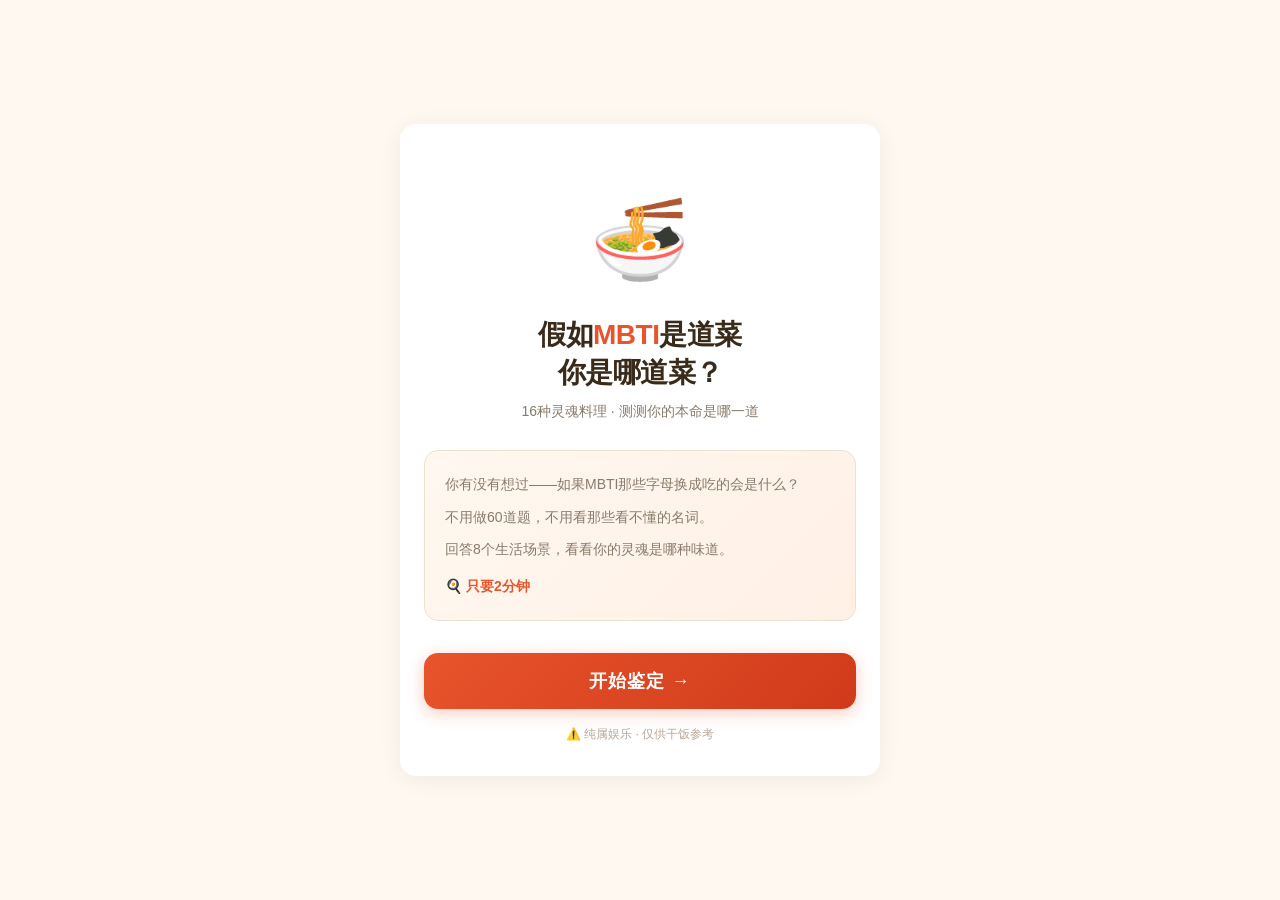
<file: Raw/03-副业/02-AI副业探索/2-测评网站/假设MBTI是道菜，你是哪道菜？.html>
﻿<!DOCTYPE html>
<html lang="zh-CN">
<head>
<meta charset="UTF-8">
<meta name="viewport" content="width=device-width, initial-scale=1.0, maximum-scale=1.0, user-scalable=no">
<title>假如MBTI是道菜 · 你是哪道菜？</title>
<style>
  *, *::before, *::after { box-sizing: border-box; margin: 0; padding: 0; }
  :root {
    --bg: #FFF8F0;
    --surface: #FFFFFF;
    --primary: #E8542C;
    --text: #3A2A1A;
    --text-light: #8A7A6A;
    --text-muted: #B8A898;
    --border: #F0E8DC;
    --radius: 16px;
    --shadow: 0 4px 24px rgba(0,0,0,0.06);
    --font: -apple-system, "PingFang SC", "Microsoft YaHei", "Helvetica Neue", sans-serif;
  }
  html, body {
    height: 100%;
    font-family: var(--font);
    background: var(--bg);
    color: var(--text);
    line-height: 1.6;
    -webkit-font-smoothing: antialiased;
  }
  body { display: flex; align-items: center; justify-content: center; padding: 16px; }

  .container {
    width: 100%;
    max-width: 480px;
    min-height: 560px;
    background: var(--surface);
    border-radius: var(--radius);
    box-shadow: var(--shadow);
    padding: 32px 24px;
    position: relative;
    overflow: hidden;
  }
  .page { display: none; }
  .page.active { display: block; }
  @keyframes fadeUp {
    from { opacity: 0; transform: translateY(18px); }
    to { opacity: 1; transform: translateY(0); }
  }
  @keyframes scaleIn {
    from { opacity: 0; transform: scale(0.8); }
    to { opacity: 1; transform: scale(1); }
  }
  @keyframes bounce {
    0%,100% { transform: translateY(0); }
    50% { transform: translateY(-10px); }
  }
  @keyframes shimmer {
    0% { background-position: -200% center; }
    100% { background-position: 200% center; }
  }

  /* ===== 首页 ===== */
  .landing { text-align: center; padding-top: 20px; animation: fadeUp 0.5s ease-out; }
  .landing .hero-emoji { font-size: 80px; display: block; margin-bottom: 12px; animation: bounce 2.5s ease-in-out infinite; }
  .landing h1 { font-size: 28px; font-weight: 800; line-height: 1.35; margin-bottom: 8px; letter-spacing: -0.5px; }
  .landing h1 .hl { color: var(--primary); }
  .landing .sub { font-size: 14px; color: var(--text-light); margin-bottom: 28px; }
  .landing .intro-box {
    font-size: 14px; color: var(--text-light); line-height: 1.9;
    background: linear-gradient(135deg, #FFF8F0, #FFF0E6);
    border-radius: 14px; padding: 20px; margin-bottom: 32px;
    text-align: left; border: 1px solid #F0E0D0;
  }
  .landing .intro-box p + p { margin-top: 6px; }
  .landing .intro-box p:last-child { margin-top: 10px; font-weight: 600; color: var(--primary); }
  .landing .btn-start {
    display: block; width: 100%; padding: 16px; font-size: 18px; font-weight: 700;
    background: linear-gradient(135deg, var(--primary), #D03A1A);
    color: #fff; border: none; border-radius: 14px; cursor: pointer;
    transition: transform 0.15s, box-shadow 0.15s;
    box-shadow: 0 4px 16px rgba(232,84,44,0.3);
    letter-spacing: 1px;
  }
  .landing .btn-start:active { transform: scale(0.97); }
  .landing .footer-note { margin-top: 16px; font-size: 12px; color: var(--text-muted); }

  /* ===== 答题页 ===== */
  .quiz { animation: fadeUp 0.35s ease-out; }
  .quiz-header { display: flex; align-items: center; gap: 12px; margin-bottom: 28px; }
  .quiz-header .counter { font-size: 13px; font-weight: 600; color: var(--text-muted); white-space: nowrap; min-width: 42px; }
  .quiz-header .progress-track {
    flex: 1; height: 6px; background: var(--border); border-radius: 3px; overflow: hidden;
  }
  .quiz-header .progress-fill {
    height: 100%; background: linear-gradient(90deg, var(--primary), #F5A623);
    border-radius: 3px; transition: width 0.4s ease;
  }
  .quiz-question { font-size: 19px; font-weight: 700; line-height: 1.5; margin-bottom: 28px; color: var(--text); }
  .quiz-options { display: flex; flex-direction: column; gap: 12px; }
  .quiz-options button {
    width: 100%; padding: 18px 16px; font-size: 15px; text-align: left; line-height: 1.5;
    background: #FFFCF8; border: 2px solid var(--border); border-radius: 14px;
    cursor: pointer; transition: all 0.2s;
  }
  .quiz-options button:hover { border-color: var(--primary); background: #FFF4ED; transform: translateY(-1px); }
  .quiz-options button .opt-label {
    display: inline-flex; align-items: center; justify-content: center;
    width: 26px; height: 26px; font-size: 13px; font-weight: 700; color: var(--primary);
    background: #FFE8E0; border-radius: 50%; margin-right: 12px; flex-shrink: 0;
  }

  /* ===== 结果页 ===== */
  .result { animation: fadeUp 0.5s ease-out; }

  /* 顶部装饰区 */
  .result-hero {
    text-align: center; padding: 24px 0 16px; position: relative;
    border-radius: 20px; margin-bottom: 20px; overflow: hidden;
  }
  .result-hero .bg-pattern {
    position: absolute; inset: 0; opacity: 0.08;
    background: repeating-conic-gradient(var(--accent) 0% 25%, transparent 0% 50%) 0 0 / 40px 40px;
    pointer-events: none;
  }
  .result-hero .emoji-ring {
    position: relative; display: inline-flex; align-items: center; justify-content: center;
    width: 140px; height: 140px; border-radius: 50%;
    background: linear-gradient(135deg, var(--accent-light, #FFF0E6), var(--surface));
    box-shadow: 0 8px 40px rgba(0,0,0,0.08), inset 0 -2px 10px rgba(0,0,0,0.04);
    margin-bottom: 10px; animation: scaleIn 0.6s ease-out;
  }
  .result-hero .emoji-ring .food-emoji {
    font-size: 72px; line-height: 1; filter: drop-shadow(0 4px 8px rgba(0,0,0,0.1));
  }
  .result-hero .food-name {
    font-size: 32px; font-weight: 800; letter-spacing: 2px;
    position: relative; display: inline-block;
  }
  .result-hero .food-name::after {
    content: ""; display: block; width: 60%; height: 3px;
    background: linear-gradient(90deg, transparent, var(--accent), transparent);
    margin: 6px auto 0; border-radius: 2px;
  }
  .result-hero .food-tag {
    display: inline-block; margin-top: 8px; padding: 4px 16px;
    background: var(--accent-bg, #FFF4ED); color: var(--accent, #E8542C);
    font-size: 12px; font-weight: 600; border-radius: 20px;
  }

  /* 描述区 */
  .result-desc {
    background: #FFFCF8; border-radius: 16px; padding: 20px;
    border: 1px solid var(--border); margin-bottom: 20px;
  }
  .result-desc p { font-size: 15px; line-height: 1.85; color: var(--text); }
  .result-desc p + p { margin-top: 14px; }

  /* 分享区 */
  .result-share-box {
    background: linear-gradient(135deg, var(--accent-bg, #FFF8F0), #FFF0E6);
    border-radius: 14px; padding: 16px; margin-bottom: 20px;
    border: 1px solid var(--border);
  }
  .result-share-box .share-label { font-size: 12px; color: var(--text-muted); margin-bottom: 8px; }
  .result-share-box .share-text {
    font-size: 14px; line-height: 1.7; color: var(--text);
    padding: 14px; background: #fff; border-radius: 10px;
    border: 1px dashed var(--accent, #F5A623);
  }

  /* 操作按钮 */
  .result-actions { display: flex; flex-direction: column; gap: 10px; }
  .result-actions button {
    width: 100%; padding: 15px; font-size: 15px; font-weight: 600;
    border: none; border-radius: 12px; cursor: pointer;
    transition: transform 0.12s, box-shadow 0.12s;
    letter-spacing: 0.5px;
  }
  .result-actions button:active { transform: scale(0.97); }
  .result-actions .btn-copy {
    background: linear-gradient(135deg, var(--primary), #D03A1A);
    color: #fff; box-shadow: 0 3px 12px rgba(232,84,44,0.25);
  }
  .result-actions .btn-share {
    background: var(--accent, #F5A623); color: #fff;
    box-shadow: 0 3px 12px rgba(245,166,35,0.25);
  }
  .result-actions .btn-retake {
    background: var(--border); color: var(--text);
  }

  /* Toast */
  .toast {
    position: fixed; top: 50%; left: 50%; transform: translate(-50%,-50%);
    background: rgba(0,0,0,0.78); color: #fff; padding: 14px 28px; border-radius: 10px;
    font-size: 14px; z-index: 999; animation: fadeUp 0.3s ease-out;
    pointer-events: none;
  }

  @media (max-width: 420px) {
    .container { padding: 24px 16px; }
    .landing h1 { font-size: 24px; }
    .result-hero .emoji-ring { width: 120px; height: 120px; }
    .result-hero .emoji-ring .food-emoji { font-size: 60px; }
    .result-hero .food-name { font-size: 26px; }
  }
</style>
</head>
<body>
<div class="container" id="app">

  <!-- ===== 首页 ===== -->
  <div class="page active" id="page-landing">
    <div class="landing">
      <span class="hero-emoji">🍜</span>
      <h1>假如<span class="hl">MBTI</span>是道菜<br>你是哪道菜？</h1>
      <p class="sub">16种灵魂料理 · 测测你的本命是哪一道</p>
      <div class="intro-box">
        <p>你有没有想过——如果MBTI那些字母换成吃的会是什么？</p>
        <p>不用做60道题，不用看那些看不懂的名词。</p>
        <p>回答8个生活场景，看看你的灵魂是哪种味道。</p>
        <p>🍳 只要2分钟</p>
      </div>
      <button class="btn-start" onclick="startQuiz()">开始鉴定 →</button>
      <p class="footer-note">⚠️ 纯属娱乐 · 仅供干饭参考</p>
    </div>
  </div>

  <!-- ===== 答题页 ===== -->
  <div class="page" id="page-quiz">
    <div class="quiz">
      <div class="quiz-header">
        <span class="counter" id="qCounter">1/8</span>
        <div class="progress-track"><div class="progress-fill" id="qProgress" style="width:12.5%"></div></div>
      </div>
      <div class="quiz-question" id="qText"></div>
      <div class="quiz-options" id="qOptions"></div>
    </div>
  </div>

  <!-- ===== 结果页 ===== -->
  <div class="page" id="page-result">
    <div class="result">
      <div class="result-hero" id="resultHero">
        <div class="bg-pattern"></div>
        <div class="emoji-ring"><span class="food-emoji" id="rEmoji"></span></div>
        <div class="food-name" id="rName"></div>
        <div class="food-tag" id="rTag">✨ 灵魂料理鉴定</div>
      </div>
      <div class="result-desc" id="rDesc"></div>
      <div class="result-share-box">
        <div class="share-label">📢 发朋友圈 / B站动态</div>
        <div class="share-text" id="rShare"></div>
      </div>
      <div class="result-actions">
        <button class="btn-copy" onclick="copyResult()">📋 复制结果</button>
        <button class="btn-share" onclick="shareResult()">🔗 让朋友也测测</button>
        <button class="btn-retake" onclick="resetQuiz()">🔄 再来一次</button>
      </div>
    </div>
  </div>

</div>

<script>
var FOODS = {
  'QMDJ': { emoji:'🍢', name:'关东煮', accent:'#D4895A', desc:'你是深夜便利店那盏永远亮着的灯——温暖、安静、不张扬。<br>你不太喜欢成为人群的焦点，但你总能在别人需要的时候给出恰到好处的陪伴。你的温柔不是软弱，而是一种选择。<br>你对自己认定的事情很有耐心，不急不躁，像关东煮在汤里慢慢入味。你不喜欢频繁的改变，熟悉的东西让你安心。<br>很多人第一眼觉得你平平无奇，但真正了解你的人知道——你才是最让人舒服的那种存在。', share:'我是关东煮人格🍢 温柔慢热说的就是我本人' },
  'QMDL': { emoji:'🍰', name:'提拉米苏', accent:'#A0522D', desc:'看起来简简单单，实则层层叠叠——你是那种第一印象和深交后完全不同的人。<br>你喜欢在自己的节奏里探索世界，看起来安安静静，心里其实装满了奇奇怪怪的想法。你不喜欢被人看透，因为你知道自己有很多面。<br>你对新鲜事物充满好奇，但不会为了合群而改变自己。你有自己的一套审美和品味，喜欢的就深入研究，不喜欢的就算全世界都说好你也懒得看一眼。<br>你这种人，需要一个懂你的人慢慢挖，越挖越有味道。', share:'破防了，提拉米苏人格🍰 表面精致内心戏很多' },
  'QMYJ': { emoji:'🥘', name:'寿喜烧', accent:'#D4735E', desc:'甜甜的，暖暖的——你有一种让身边的人不自觉放松下来的气场。<br>你很在意和在乎的人一起度过的时光。对你来说，重要的不是吃什么，而是和谁一起吃。你愿意为在乎的人花时间花心思，是朋友圈里那种"有你在就很安心"的存在。<br>你不喜欢冲突和争吵，遇到矛盾更倾向于退一步。但这不代表你没有原则——在你心里，关系比胜负重要。<br>你是那种老朋友一提起就会说"TA啊，人特别好"的类型。', share:'寿喜烧人格🥘 对在乎的人恨不得把最好的都给你' },
  'QMYL': { emoji:'🦐', name:'冬阴功', accent:'#D4A017', desc:'看起来清清淡淡，喝一口才知道有多带劲——你就是这种让人惊喜的存在。<br>你不喜欢第一眼就交底，而是让人慢慢发现你的有趣。人群中你不算最显眼，但你总能在关键时刻冒出一句让人记住的话。<br>你既有耐心倾听别人，又有自己的鲜明态度。你不轻易发火，但该站出来的时刻从不退缩。你的包容不是软弱，是你主动选择的理解。<br>你是那种"可以跟很多人聊得来，但真正走进内心的只有一小撮"的人。', share:'冬阴功人格🦐 都说我好说话？那是你没踩到我底线' },
  'QBDJ': { emoji:'🍛', name:'咖喱饭', accent:'#C2922A', desc:'一个人也能把日子过好——你是那种让人羡慕的独立选手。<br>你温柔但不黏人，体贴但有边界。你知道怎么照顾自己，也知道怎么拒绝别人。你不害怕独处，甚至很享受——因为独处的时候你才能好好充电。<br>你做事情干脆利落，不拖泥带水。想好的事就会去做，不会在纠结上浪费时间。你在工作和生活之间有一条清晰的线，不喜欢被人打乱节奏。<br>喜欢你的人会说你是"外柔内刚"的典范——看着温柔，其实比谁都坚定。', share:'咖喱饭人格🍛 治愈系天花板，但别碰我的边界' },
  'QBDL': { emoji:'🥭', name:'芒果糯米饭', accent:'#F5A623', desc:'甜甜蜜蜜，一个人也能把日子过成旅行——你就是那种自带阳光感的人。<br>你很懂得如何让自己开心，也知道怎么取悦自己。你喜欢尝试新东西，但你不随大流——你是那种"我觉得有意思才去试"而不是"大家都在试所以我也要"的人。<br>你独立但不孤僻，温柔但有主见。你不会为了迎合别人而委屈自己，也不会因为别人的评价而打乱自己的节奏。<br>跟你相处很轻松——你不粘人，不索取，但你给出的关心又很真诚。', share:'芒果糯米饭人格🥭 我一个人也可以过得很好谢谢' },
  'QBYJ': { emoji:'🥥', name:'椰子鸡', accent:'#6BAA6B', desc:'清甜不腻，和谁都能处得来——你就是朋友圈里那个"万金油"般的存在。<br>你有一种让不同圈子的人都能跟你玩到一起的魔力。你不挑人，不挑场合，什么局都能接住。你的社交不是刻意为之，而是发自内心地觉得"跟人聊天挺有意思的"。<br>你做事利索，不磨叽。约你出来玩你不会犹豫半天，说走就走。你的朋友都知道，找你不用提前三天约。<br>你是那种"新朋友会喜欢、老朋友会依赖"的类型——舒服，又不费力。', share:'椰子鸡人格🥥 朋友圈粘合剂，说的就是我' },
  'QBYL': { emoji:'🍲', name:'部队锅', accent:'#D45A4A', desc:'什么都能往锅里加，你的社交圈就是这么包容——你是那种什么话题都能接住的神人。<br>你跟谁都能聊两句，从八卦到科技到人生哲学，你都有自己的看法。你不排斥新鲜事物，甚至主动去接触不同的圈子和文化。<br>你做事节奏快，想到什么就去做，执行力很强。你跟朋友相处也很大方，不斤斤计较，但也很有分寸——不会让人觉得越界。<br>跟你做朋友很赚——你有趣、包容、什么都懂一点，还不会judge别人。', share:'部队锅人格🍲 跟我做朋友很赚，什么话题我都接得住' },
  'HMDJ': { emoji:'🍜', name:'螺蛳粉', accent:'#8B2500', desc:'爱者爱死，恨者恨死——你就是这种"我行我素"的代言人。<br>你从不为了讨好别人而改变自己。你有非常鲜明的品味和偏好，而且你不怕被人议论。你的朋友圈可能不大，但留下来的都是真正懂你的人。<br>你看起来很硬的壳子底下，其实有一颗非常长情的心。你对自己认可的人或事极度忠诚，一旦认定了就很难改变。<br>你不喜欢随大流，不追网红店不凑热闹。你有自己的节奏和原则，外界的声音很难动摇你。', share:'螺蛳粉人格🍜 我不在乎所有人喜不喜欢我' },
  'HMDL': { emoji:'🌶️', name:'冒菜', accent:'#D42A20', desc:'一个人的狂欢，想加什么加什么——你是那种"一个人也活得精彩"的独行侠。<br>你不怕一个人吃饭、一个人看电影、一个人旅行。你甚至很享受——因为没有人的节奏比你自己的节奏更舒服。<br>你内心其实很有料，不是那种表面热闹内心空虚的人。你对自己喜欢的事物愿意花时间去钻研，而且很有自己的想法。<br>你的朋友不多，但个个都是精品。你不喜欢无效社交，宁可不说话也不想尬聊。但只要聊到你感兴趣的话题，你可以说三天三夜。', share:'冒菜人格🌶️ 一个人也能吃出满汉全席的感觉' },
  'HMYJ': { emoji:'🫕', name:'火锅', accent:'#C62828', desc:'没有一顿火锅解决不了的事——你就是那种豪爽又靠谱的人。<br>你是朋友圈里的核心人物。不管什么局，有你在就不会冷场。你热情、大方、讲义气，朋友有难你第一个站出来。<br>你虽然喜欢热闹，但你不浮躁。你做事情有自己的节奏和章法，不是那种毛毛躁躁的人。你知道什么时候该闹、什么时候该认真。<br>你的包容力很强，可以跟各种性格的人相处。但你也很有自己的脾气——不惹你的时候什么都好说，踩到底线你看不到明天的太阳。', share:'火锅人格🫕 朋友局没我不行，我就是那个攒局的人' },
  'HMYL': { emoji:'🥩', name:'烤肉', accent:'#795548', desc:'我负责烤你负责吃——跟着我不会让你饿着。<br>你是那种"会照顾人但又不啰嗦"的存在。你有一种天然的号召力，不是靠命令，而是靠那股"靠谱"的气场。大家都愿意把决定权交给你。<br>你喜欢尝试新鲜的东西，但你也很在意和你一起的人的感受。你不是那种只顾自己爽的人——你会把每个人都照顾到。<br>你有自己的品味和坚持，但你不会强加给别人。你享受在人群中散发能量的感觉，但你也不是离了人就不行。', share:'烤肉人格🥩 跟我在一块你只管张嘴，剩下的交给我' },
  'HBDJ': { emoji:'🥘', name:'麻辣烫', accent:'#BF360C', desc:'自己选的菜自己吃完——你的人生你做主，干脆利落不磨叽。<br>你是一个非常高效的人。做决定快、行动快、翻篇也快。你不喜欢浪费时间在纠结和犹豫上。对你来说"先试试再说"比"万一失败了怎么办"更符合你的人生态度。<br>你独立自主，不喜欢被人管着。你有自己的一套做事方式，而且通常很靠谱。你不需要别人来告诉你该怎么做。<br>你看起来好像很急很冲，但其实你内心很有数。你不是冲动，你是想清楚了就马上去做。', share:'麻辣烫人格🥘 干脆利落不磨叽，不喜欢等' },
  'HBDL': { emoji:'🍗', name:'炸鸡', accent:'#E8A020', desc:'快乐不需要理由——如果需要一个，那就是炸鸡。你是那种快乐至上的乐天派。<br>你的人生信条很简单：开心就好。你不太喜欢把简单的事情搞复杂，也不喜欢过度思考。你相信直觉，想到就去做。<br>你看起来很随性，其实你很有自己的判断力。你不是没有烦恼，而是你选择用轻松的方式去面对。你的快乐是一种能力，不是没心没肺。<br>跟你在一起的人都会被你那股"没什么大不了"的气场感染——你是那种自带快乐因子的人。', share:'炸鸡人格🍗 快乐就完事了，想那么多干嘛' },
  'HBYJ': { emoji:'🐟', name:'酸菜鱼', accent:'#43A047', desc:'一上桌就是主角——没有人能拒绝一场酸爽开场。你就是那种自带光环的人。<br>你在人群中不需要刻意表现，就能成为焦点。你有自己的风格和态度，而且你不怕被人注意到。你享受被关注的感觉，也配得上这种关注。<br>你做事情雷厉风行，不拖泥带水。你有一种"我说了算"的气场，但不是让人不舒服的那种——你会带着大家一起往前走。<br>你看起来好像很强硬，其实你非常讲义气。对自己人，你掏心掏肺。', share:'酸菜鱼人格🐟 别惹我，我酸起来自己都怕😂' },
  'HBYL': { emoji:'🦞', name:'小龙虾', accent:'#E04040', desc:'放下手机，用手吃饭——有我在的局就不会冷场。你是当之无愧的社交之王。<br>你是那种自带气氛组属性的人。只要有你在，再无聊的局也能热起来。你不怕生，自来熟，而且你是真心喜欢跟人打交道的。<br>你热爱一切新鲜有趣的东西，而且是第一批去尝试的人。你讨厌无聊、讨厌重复、讨厌一成不变。你的生活信条是"活着就要折腾"。<br>你最大的魅力是你不在乎别人怎么看你——做自己，而且做得很开心。这种松弛感让所有人都想靠近你。', share:'小龙虾人格🦞 社交天花板，有我在的局不会冷场' }
};

var QUESTIONS = [
  { q:'朋友跟你吐槽同一件事第三遍了，你会？', labelA:'继续耐心听，朋友不就是用来听的嘛', valA:'Q', labelB:'"这个问题我跟你说过了吧！听我的，现在就去解决"', valB:'H' },
  { q:'遇到不公平的事，你的第一反应是？', labelA:'心里不舒服，但先忍忍，看情况再说', valA:'Q', labelB:'不能忍，当场就要说清楚', valB:'H' },
  { q:'出去旅游你更接近哪种状态？', labelA:'提前做攻略精确到每小时，连餐厅都订好了', valA:'M', labelB:'订个机票酒店就够了，剩下的到了再说', valB:'B' },
  { q:'看到一件心动但不便宜的东西，你会？', labelA:'先收藏，查测评，等冷静期过了再决定', valA:'M', labelB:'喜欢就买，犹豫就会败北', valB:'B' },
  { q:'连续社交三天后，你的真实状态是？', labelA:'电量耗尽，需要一个人待一天回血', valA:'D', labelB:'还好啊，明天继续约', valB:'Y' },
  { q:'一个人的周末，你更可能？', labelA:'享受得要死——这就是我最想要的周末', valA:'D', labelB:'有点无聊，想找人出来玩', valB:'Y' },
  { q:'去一家去了无数次的店，你通常会？', labelA:'点老几样，稳定的美味才是王道', valA:'J', labelB:'试没吃过的，万一发现新大陆呢', valB:'L' },
  { q:'你的歌单/外卖收藏夹更像？', labelA:'就那么几首/几家，反复听反复吃', valA:'J', labelB:'一直在更新，新的来了旧的就走', valB:'L' }
];
];

var currentQ = 0;
var scores = { Q:0, H:0, M:0, B:0, D:0, Y:0, J:0, L:0 };

function showPage(id) {
  document.querySelectorAll('.page').forEach(function(p) { p.classList.remove('active'); });
  document.getElementById(id).classList.add('active');
}

function startQuiz() {
  currentQ = 0;
  scores = { Q:0, H:0, M:0, B:0, D:0, Y:0, J:0, L:0 };
  showPage('page-quiz');
  renderQ();
}

function renderQ() {
  var q = QUESTIONS[currentQ];
  document.getElementById('qText').textContent = q.q || ('第' + (currentQ+1) + '题：' + q.labelA.substring(0,10) + '…');
  document.getElementById('qCounter').textContent = (currentQ+1) + '/8';
  document.getElementById('qProgress').style.width = ((currentQ+1)/8*100) + '%';
  document.getElementById('qOptions').innerHTML =
    '<button onclick="answer(\'' + q.valA + '\')"><span class="opt-label">A</span>' + q.labelA + '</button>' +
    '<button onclick="answer(\'' + q.valB + '\')"><span class="opt-label">B</span>' + q.labelB + '</button>';
}

function answer(val) {
  scores[val]++;
  currentQ++;
  if (currentQ >= 8) {
    showResult();
  } else {
    renderQ();
  }
}

function showResult() {
  function dim(a, b) { return scores[a] > scores[b] ? a : (scores[a] < scores[b] ? b : (Math.random()<0.5?a:b)); }
  var key = dim('Q','H') + dim('M','B') + dim('D','Y') + dim('J','L');
  var food = FOODS[key];

  document.getElementById('rEmoji').textContent = food.emoji;
  document.getElementById('rName').textContent = food.name;
  document.getElementById('rDesc').innerHTML = '<p>' + food.desc.split('<br>').join('</p><p>') + '</p>';
  document.getElementById('rShare').textContent = food.share;

  // 设置主题色
  var hero = document.getElementById('resultHero');
  var c = food.accent;
  var cl = c + '1A';
  hero.style.setProperty('--accent', c);
  hero.style.setProperty('--accent-light', cl);
  hero.style.setProperty('--accent-bg', cl);

  showPage('page-result');
}

function copyResult() {
  var share = document.getElementById('rShare').textContent;
  var name = document.getElementById('rName').textContent;
  var url = window.location.href;
  var text = '【假如MBTI是道菜·我是' + name + '】\n' + share + '\n\n来测测你是哪道菜 👉 ' + url;
  if (navigator.clipboard) {
    navigator.clipboard.writeText(text).then(function() { toast('✅ 已复制，去发朋友圈吧！'); });
  } else {
    fallbackCopy(text);
  }
}

function shareResult() {
  var url = window.location.href;
  if (navigator.clipboard) {
    navigator.clipboard.writeText(url).then(function() { toast('🔗 链接已复制，发给朋友测测吧！'); });
  } else {
    fallbackCopy(url);
  }
}

function fallbackCopy(text) {
  var ta = document.createElement('textarea');
  ta.value = text; ta.style.position = 'fixed'; ta.style.left = '-9999px';
  document.body.appendChild(ta); ta.select();
  document.execCommand('copy'); document.body.removeChild(ta);
  toast('✅ 已复制！');
}

function resetQuiz() { startQuiz(); }

function toast(msg) {
  var el = document.createElement('div');
  el.className = 'toast'; el.textContent = msg;
  document.body.appendChild(el);
  setTimeout(function() { el.remove(); }, 1800);
}
</script>
</body>
</html>
</file>
<file: Raw/03-副业/02-AI副业探索/1-AI情绪管理网页工具/style.css>
* {
  margin: 0;
  padding: 0;
  box-sizing: border-box;
}

:root {
  --bg: #FFF8F0;
  --card: #FFFFFF;
  --primary: #FF9F43;
  --primary-light: #FFF0E0;
  --text: #2D3436;
  --text-light: #636E72;
  --text-lighter: #B2BEC3;
  --shadow: 0 2px 12px rgba(0,0,0,0.08);
  --radius: 16px;
  --radius-sm: 10px;
  --safe-bottom: env(safe-area-inset-bottom, 0px);
}

body {
  font-family: -apple-system, BlinkMacSystemFont, "Segoe UI", "PingFang SC", "Hiragino Sans GB", "Microsoft YaHei", sans-serif;
  background: var(--bg);
  color: var(--text);
  line-height: 1.6;
  min-height: 100vh;
  -webkit-font-smoothing: antialiased;
}

#app {
  max-width: 480px;
  margin: 0 auto;
  padding: 16px 16px calc(24px + var(--safe-bottom));
  min-height: 100vh;
}

/* ===== Pages ===== */
.page {
  display: none;
}
.page.active {
  display: block;
  animation: fadeIn 0.3s ease;
}

@keyframes fadeIn {
  from { opacity: 0; transform: translateY(8px); }
  to { opacity: 1; transform: translateY(0); }
}

/* ===== Home ===== */
.home-content {
  display: flex;
  flex-direction: column;
  align-items: center;
  text-align: center;
  padding-top: 48px;
}

.home-emoji {
  font-size: 72px;
  margin-bottom: 16px;
  animation: bounce 2s infinite;
}

@keyframes bounce {
  0%, 100% { transform: translateY(0); }
  50% { transform: translateY(-10px); }
}

.home-title {
  font-size: 28px;
  font-weight: 700;
  margin-bottom: 8px;
}

.home-subtitle {
  font-size: 16px;
  color: var(--text-light);
  margin-bottom: 24px;
}

.home-desc {
  font-size: 15px;
  color: var(--text-light);
  line-height: 1.8;
  margin-bottom: 12px;
  max-width: 360px;
}

.home-prompt {
  font-size: 16px;
  font-weight: 500;
  color: var(--text);
  margin-bottom: 24px;
}

.home-quick-links {
  display: flex;
  flex-direction: column;
  gap: 10px;
  margin-top: 24px;
  width: 100%;
  max-width: 300px;
}

/* ===== Buttons ===== */
.btn {
  display: inline-flex;
  align-items: center;
  justify-content: center;
  gap: 6px;
  border: none;
  border-radius: var(--radius-sm);
  font-size: 16px;
  font-weight: 600;
  padding: 14px 32px;
  cursor: pointer;
  transition: all 0.2s;
  -webkit-tap-highlight-color: transparent;
  touch-action: manipulation;
}

.btn:active {
  transform: scale(0.97);
}

.btn-primary {
  background: var(--primary);
  color: white;
  box-shadow: 0 4px 14px rgba(255, 159, 67, 0.35);
  font-size: 18px;
  padding: 16px 40px;
  border-radius: var(--radius);
  width: 100%;
  max-width: 300px;
}

.btn-primary:hover {
  box-shadow: 0 6px 20px rgba(255, 159, 67, 0.45);
}

.btn-outline {
  background: white;
  color: var(--text);
  border: 1.5px solid #E0D5C8;
  font-size: 14px;
  padding: 12px 24px;
  font-weight: 500;
}

.btn-outline:hover {
  border-color: var(--primary);
  color: var(--primary);
}

.btn-small {
  padding: 10px 20px;
  font-size: 14px;
  border-radius: var(--radius-sm);
}

.btn-secondary {
  background: var(--primary-light);
  color: var(--primary);
  font-weight: 600;
}

.btn-block {
  width: 100%;
}

/* ===== Page Header ===== */
.page-header {
  display: flex;
  align-items: center;
  gap: 12px;
  padding: 8px 0 16px;
}

.btn-back {
  background: none;
  border: none;
  font-size: 16px;
  color: var(--text-light);
  cursor: pointer;
  padding: 4px 8px;
  -webkit-tap-highlight-color: transparent;
  font-weight: 500;
}

.btn-back:active {
  color: var(--text);
}

.page-title {
  font-size: 18px;
  font-weight: 700;
}

/* ===== Progress Bar ===== */
.progress-bar {
  height: 6px;
  background: #E8E0D8;
  border-radius: 3px;
  margin-bottom: 24px;
  overflow: hidden;
}

.progress-fill {
  height: 100%;
  background: linear-gradient(90deg, var(--primary), #FFB873);
  border-radius: 3px;
  transition: width 0.4s ease;
  width: 0%;
}

/* ===== Questionnaire ===== */
.question-container {
  padding-bottom: 24px;
}

.q-number {
  font-size: 13px;
  color: var(--text-lighter);
  font-weight: 600;
  margin-bottom: 8px;
}

.q-text {
  font-size: 18px;
  font-weight: 600;
  line-height: 1.5;
  margin-bottom: 20px;
}

.q-options {
  display: flex;
  flex-direction: column;
  gap: 10px;
}

.q-option {
  background: var(--card);
  border: 2px solid #EEE8E0;
  border-radius: var(--radius-sm);
  padding: 14px 18px;
  font-size: 15px;
  cursor: pointer;
  transition: all 0.2s;
  -webkit-tap-highlight-color: transparent;
  touch-action: manipulation;
  text-align: left;
  line-height: 1.5;
}

.q-option:hover {
  border-color: var(--primary);
  background: var(--primary-light);
}

.q-option.selected {
  border-color: var(--primary);
  background: var(--primary-light);
  font-weight: 600;
}

.q-nav {
  display: flex;
  justify-content: space-between;
  margin-top: 24px;
  gap: 12px;
}

/* ===== Results ===== */
.results-container {
  padding-top: 8px;
}

.results-banner {
  text-align: center;
  padding: 32px 16px;
  background: var(--card);
  border-radius: var(--radius);
  box-shadow: var(--shadow);
  margin-bottom: 20px;
}

.results-emoji {
  font-size: 64px;
  margin-bottom: 12px;
}

.results-emotion-name {
  font-size: 24px;
  font-weight: 700;
  margin-bottom: 8px;
}

.results-emotion-desc {
  font-size: 15px;
  color: var(--text-light);
  line-height: 1.7;
}

.results-card {
  background: var(--card);
  border-radius: var(--radius);
  box-shadow: var(--shadow);
  padding: 20px;
  margin-bottom: 16px;
}

.results-card-title {
  font-size: 16px;
  font-weight: 700;
  margin-bottom: 12px;
  display: flex;
  align-items: center;
  gap: 8px;
}

.results-card ul {
  list-style: none;
  padding: 0;
}

.results-card li {
  padding: 8px 0;
  font-size: 15px;
  line-height: 1.6;
  border-bottom: 1px solid #F5F0EB;
}

.results-card li:last-child {
  border-bottom: none;
}

.results-actions {
  display: flex;
  flex-direction: column;
  gap: 10px;
  margin-top: 8px;
}

.results-general {
  text-align: center;
  font-size: 15px;
  color: var(--text-light);
  line-height: 1.8;
  padding: 20px;
  background: var(--card);
  border-radius: var(--radius);
  box-shadow: var(--shadow);
  margin-bottom: 16px;
}

.results-chart {
  display: flex;
  flex-wrap: wrap;
  gap: 8px;
  margin-top: 12px;
}

.chart-item {
  display: flex;
  flex-direction: column;
  align-items: center;
  gap: 4px;
  flex: 1;
  min-width: 50px;
}

.chart-bar {
  width: 100%;
  height: 80px;
  border-radius: 6px 6px 0 0;
  display: flex;
  align-items: flex-end;
  justify-content: center;
  background: #F5F0EB;
  position: relative;
}

.chart-bar-fill {
  width: 100%;
  border-radius: 6px 6px 0 0;
  transition: height 0.6s ease;
  min-height: 4px;
}

.chart-label {
  font-size: 12px;
  color: var(--text-light);
}

/* ===== Scenarios List ===== */
.scenarios-list {
  display: flex;
  flex-direction: column;
  gap: 12px;
}

.scenario-card {
  background: var(--card);
  border-radius: var(--radius);
  box-shadow: var(--shadow);
  padding: 16px 20px;
  cursor: pointer;
  transition: all 0.2s;
  -webkit-tap-highlight-color: transparent;
  touch-action: manipulation;
  border: 2px solid transparent;
}

.scenario-card:hover {
  border-color: var(--primary);
}

.scenario-card:active {
  transform: scale(0.98);
}

.scenario-card-number {
  font-size: 13px;
  color: var(--primary);
  font-weight: 600;
  margin-bottom: 4px;
}

.scenario-card-title {
  font-size: 16px;
  font-weight: 600;
  margin-bottom: 4px;
}

.scenario-card-preview {
  font-size: 14px;
  color: var(--text-light);
  line-height: 1.5;
  display: -webkit-box;
  -webkit-line-clamp: 2;
  -webkit-box-orient: vertical;
  overflow: hidden;
}

/* ===== Scenario Detail ===== */
.scenario-detail {
  padding-bottom: 24px;
}

.scenario-situation {
  background: var(--card);
  border-radius: var(--radius);
  box-shadow: var(--shadow);
  padding: 20px;
  margin-bottom: 20px;
}

.scenario-situation-label {
  font-size: 13px;
  color: var(--primary);
  font-weight: 600;
  margin-bottom: 8px;
}

.scenario-situation-text {
  font-size: 16px;
  line-height: 1.7;
}

.scenario-options {
  display: flex;
  flex-direction: column;
  gap: 10px;
  margin-bottom: 16px;
}

.scenario-option {
  background: var(--card);
  border: 2px solid #EEE8E0;
  border-radius: var(--radius-sm);
  padding: 14px 18px;
  font-size: 15px;
  cursor: pointer;
  transition: all 0.2s;
  -webkit-tap-highlight-color: transparent;
  touch-action: manipulation;
  text-align: left;
  line-height: 1.5;
}

.scenario-option:hover {
  border-color: var(--primary);
}

.scenario-option.selected {
  border-color: var(--primary);
  background: var(--primary-light);
  font-weight: 600;
}

.scenario-feedback {
  background: var(--card);
  border-radius: var(--radius);
  box-shadow: var(--shadow);
  padding: 20px;
  margin-top: 16px;
  border-left: 4px solid var(--primary);
  animation: fadeIn 0.3s ease;
}

.scenario-feedback-label {
  font-size: 14px;
  color: var(--primary);
  font-weight: 600;
  margin-bottom: 8px;
}

.scenario-feedback-text {
  font-size: 15px;
  line-height: 1.7;
  color: var(--text);
}

.scenario-note {
  margin-top: 16px;
  padding: 14px 18px;
  background: #F0F7FF;
  border-radius: var(--radius-sm);
  border-left: 4px solid #6C9BCF;
  font-size: 14px;
  line-height: 1.6;
  color: var(--text-light);
}

/* ===== Diary ===== */
.diary-container {
  padding-bottom: 24px;
}

.diary-intro {
  font-size: 15px;
  color: var(--text-light);
  line-height: 1.7;
  margin-bottom: 20px;
  text-align: center;
}

.diary-form {
  background: var(--card);
  border-radius: var(--radius);
  box-shadow: var(--shadow);
  padding: 20px;
}

.diary-field {
  margin-bottom: 20px;
}

.diary-field:last-child {
  margin-bottom: 0;
}

.diary-label {
  font-size: 14px;
  font-weight: 600;
  margin-bottom: 8px;
  display: block;
}

.diary-date {
  font-size: 15px;
  color: var(--text-light);
  padding: 10px 0;
}

.diary-mood-selector {
  display: flex;
  gap: 6px;
  flex-wrap: wrap;
}

.mood-btn {
  font-size: 24px;
  padding: 8px 10px;
  border: 2px solid #EEE8E0;
  border-radius: var(--radius-sm);
  cursor: pointer;
  transition: all 0.2s;
  background: white;
  -webkit-tap-highlight-color: transparent;
  touch-action: manipulation;
}

.mood-btn:hover {
  border-color: var(--primary);
}

.mood-btn.selected {
  border-color: var(--primary);
  background: var(--primary-light);
}

.diary-score {
  display: flex;
  gap: 6px;
  flex-wrap: wrap;
}

.score-btn {
  width: 40px;
  height: 40px;
  border-radius: 50%;
  border: 2px solid #EEE8E0;
  display: flex;
  align-items: center;
  justify-content: center;
  font-size: 14px;
  font-weight: 600;
  cursor: pointer;
  transition: all 0.2s;
  background: white;
  -webkit-tap-highlight-color: transparent;
  touch-action: manipulation;
}

.score-btn:hover {
  border-color: var(--primary);
}

.score-btn.selected {
  border-color: var(--primary);
  background: var(--primary);
  color: white;
}

.diary-textarea {
  width: 100%;
  padding: 12px;
  border: 2px solid #EEE8E0;
  border-radius: var(--radius-sm);
  font-size: 15px;
  font-family: inherit;
  resize: vertical;
  min-height: 80px;
  line-height: 1.6;
  transition: border-color 0.2s;
}

.diary-textarea:focus {
  outline: none;
  border-color: var(--primary);
}

.diary-saved {
  margin-top: 24px;
}

.diary-entry {
  background: var(--card);
  border-radius: var(--radius-sm);
  box-shadow: var(--shadow);
  padding: 16px;
  margin-bottom: 10px;
  border-left: 4px solid var(--primary);
}

.diary-entry-date {
  font-size: 13px;
  color: var(--text-lighter);
  font-weight: 600;
}

.diary-entry-mood {
  font-size: 14px;
  margin: 4px 0;
}

.diary-entry-text {
  font-size: 14px;
  color: var(--text-light);
  line-height: 1.5;
  margin-top: 4px;
}

.diary-delete-btn {
  background: none;
  border: none;
  color: #E17055;
  font-size: 13px;
  cursor: pointer;
  margin-top: 8px;
  padding: 4px 0;
}

.empty-state {
  text-align: center;
  color: var(--text-lighter);
  padding: 40px 0;
  font-size: 15px;
}

/* ===== Warning Banner ===== */
.warning-banner {
  margin-top: 16px;
  padding: 14px 18px;
  background: #FFF3E0;
  border-radius: var(--radius-sm);
  border-left: 4px solid #FF9F43;
  font-size: 14px;
  line-height: 1.7;
  color: var(--text);
}

.warning-banner strong {
  color: #E17055;
}

/* ===== Responsive ===== */
@media (max-width: 380px) {
  .home-title { font-size: 24px; }
  .q-text { font-size: 16px; }
  .results-emotion-name { font-size: 20px; }
}

@media (min-width: 481px) {
  #app {
    padding: 24px 24px calc(32px + var(--safe-bottom));
  }
  .home-content {
    padding-top: 64px;
  }
}
</file>
